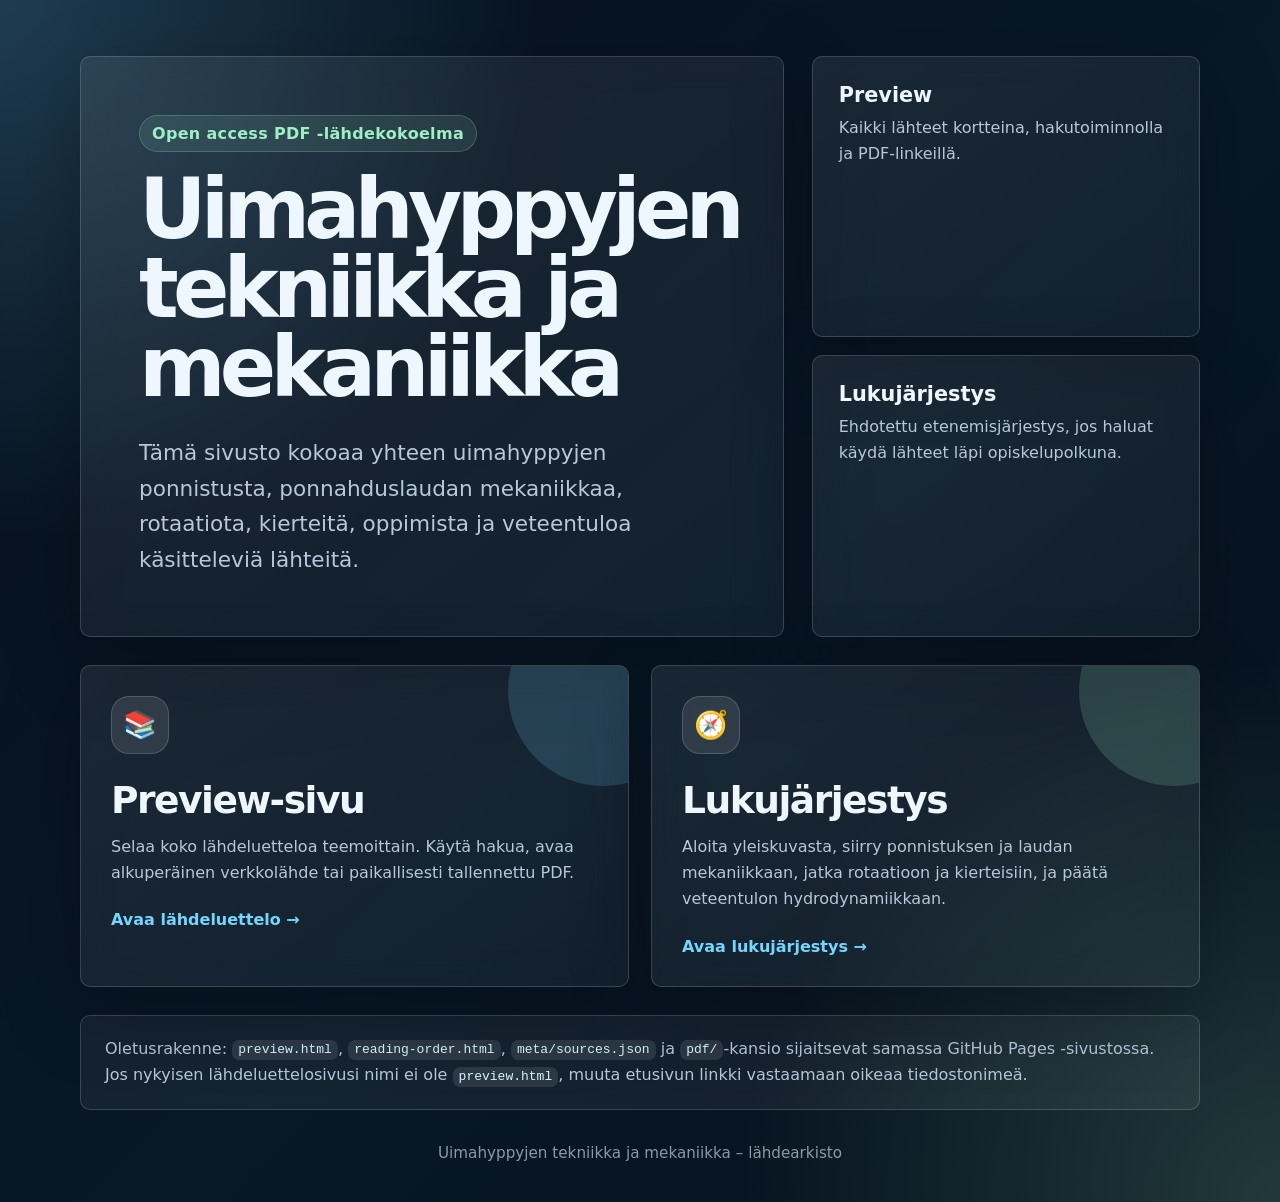
<file: docs/index.html>
<!doctype html>
<html lang="fi">
<head>
  <meta charset="utf-8" />
  <meta name="viewport" content="width=device-width, initial-scale=1" />
  <title>Uimahyppyjen tekniikka ja mekaniikka</title>
  <meta name="description" content="Open access PDF -lähteitä uimahyppyjen tekniikasta, biomekaniikasta ja mekaniikasta." />

  <link rel="icon" href="./favicon.ico" sizes="any">
  <link rel="icon" href="./favicon.svg" type="image/svg+xml"> 
  
  <link rel="stylesheet" type="text/css" href="./css/index.css" />
</head>
<body>
  <main class="page">
    <section class="hero" aria-label="Sivuston esittely">
      <div class="hero-main">
        <p class="eyebrow">Open access PDF -lähdekokoelma</p>
        <h1>Uimahyppyjen tekniikka ja mekaniikka</h1>
        <p class="lead">
          Tämä sivusto kokoaa yhteen uimahyppyjen ponnistusta, ponnahduslaudan mekaniikkaa,
          rotaatiota, kierteitä, oppimista ja veteentuloa käsitteleviä lähteitä.
        </p>
      </div>

      <aside class="hero-side" aria-label="Sivuston tiedot">
        <div class="side-card">
          <h2>Preview</h2>
          <p>Kaikki lähteet kortteina, hakutoiminnolla ja PDF-linkeillä.</p>
        </div>
        <div class="side-card">
          <h2>Lukujärjestys</h2>
          <p>Ehdotettu etenemisjärjestys, jos haluat käydä lähteet läpi opiskelupolkuna.</p>
        </div>
      </aside>
    </section>

    <section class="links" aria-label="Päälinkit">
      <a class="link-card" href="./preview.html">
        <span class="icon" aria-hidden="true">📚</span>
        <h2>Preview-sivu</h2>
        <p>
          Selaa koko lähdeluetteloa teemoittain. Käytä hakua, avaa alkuperäinen verkkolähde
          tai paikallisesti tallennettu PDF.
        </p>
        <span class="cta">Avaa lähdeluettelo →</span>
      </a>

      <a class="link-card" href="./reading-order.html">
        <span class="icon" aria-hidden="true">🧭</span>
        <h2>Lukujärjestys</h2>
        <p>
          Aloita yleiskuvasta, siirry ponnistuksen ja laudan mekaniikkaan, jatka rotaatioon
          ja kierteisiin, ja päätä veteentulon hydrodynamiikkaan.
        </p>
        <span class="cta">Avaa lukujärjestys →</span>
      </a>
    </section>

    <p class="note">
      Oletusrakenne: <code>preview.html</code>, <code>reading-order.html</code>,
      <code>meta/sources.json</code> ja <code>pdf/</code>-kansio sijaitsevat samassa GitHub Pages -sivustossa.
      Jos nykyisen lähdeluettelosivusi nimi ei ole <code>preview.html</code>, muuta etusivun linkki vastaamaan oikeaa tiedostonimeä.
    </p>

    <footer>
      Uimahyppyjen tekniikka ja mekaniikka – lähdearkisto
    </footer>
  </main>
</body>
</html>
</file>
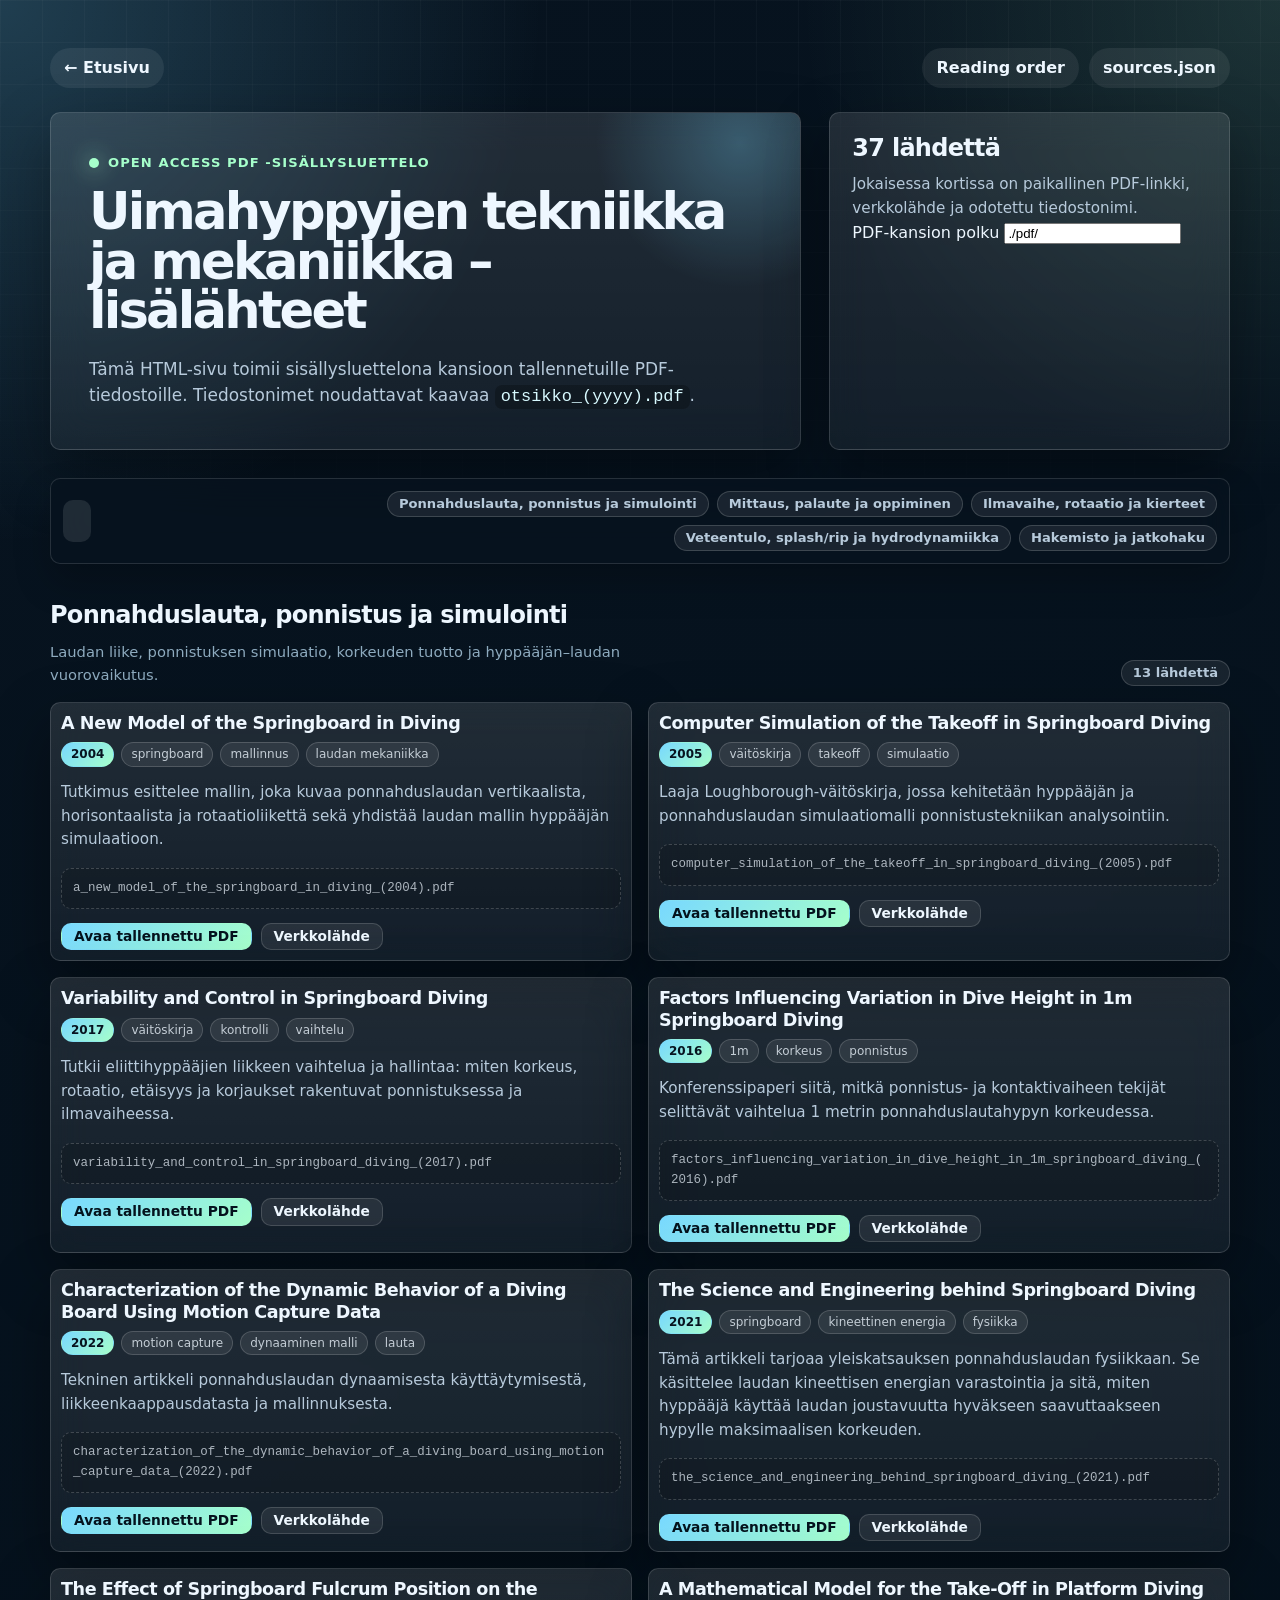
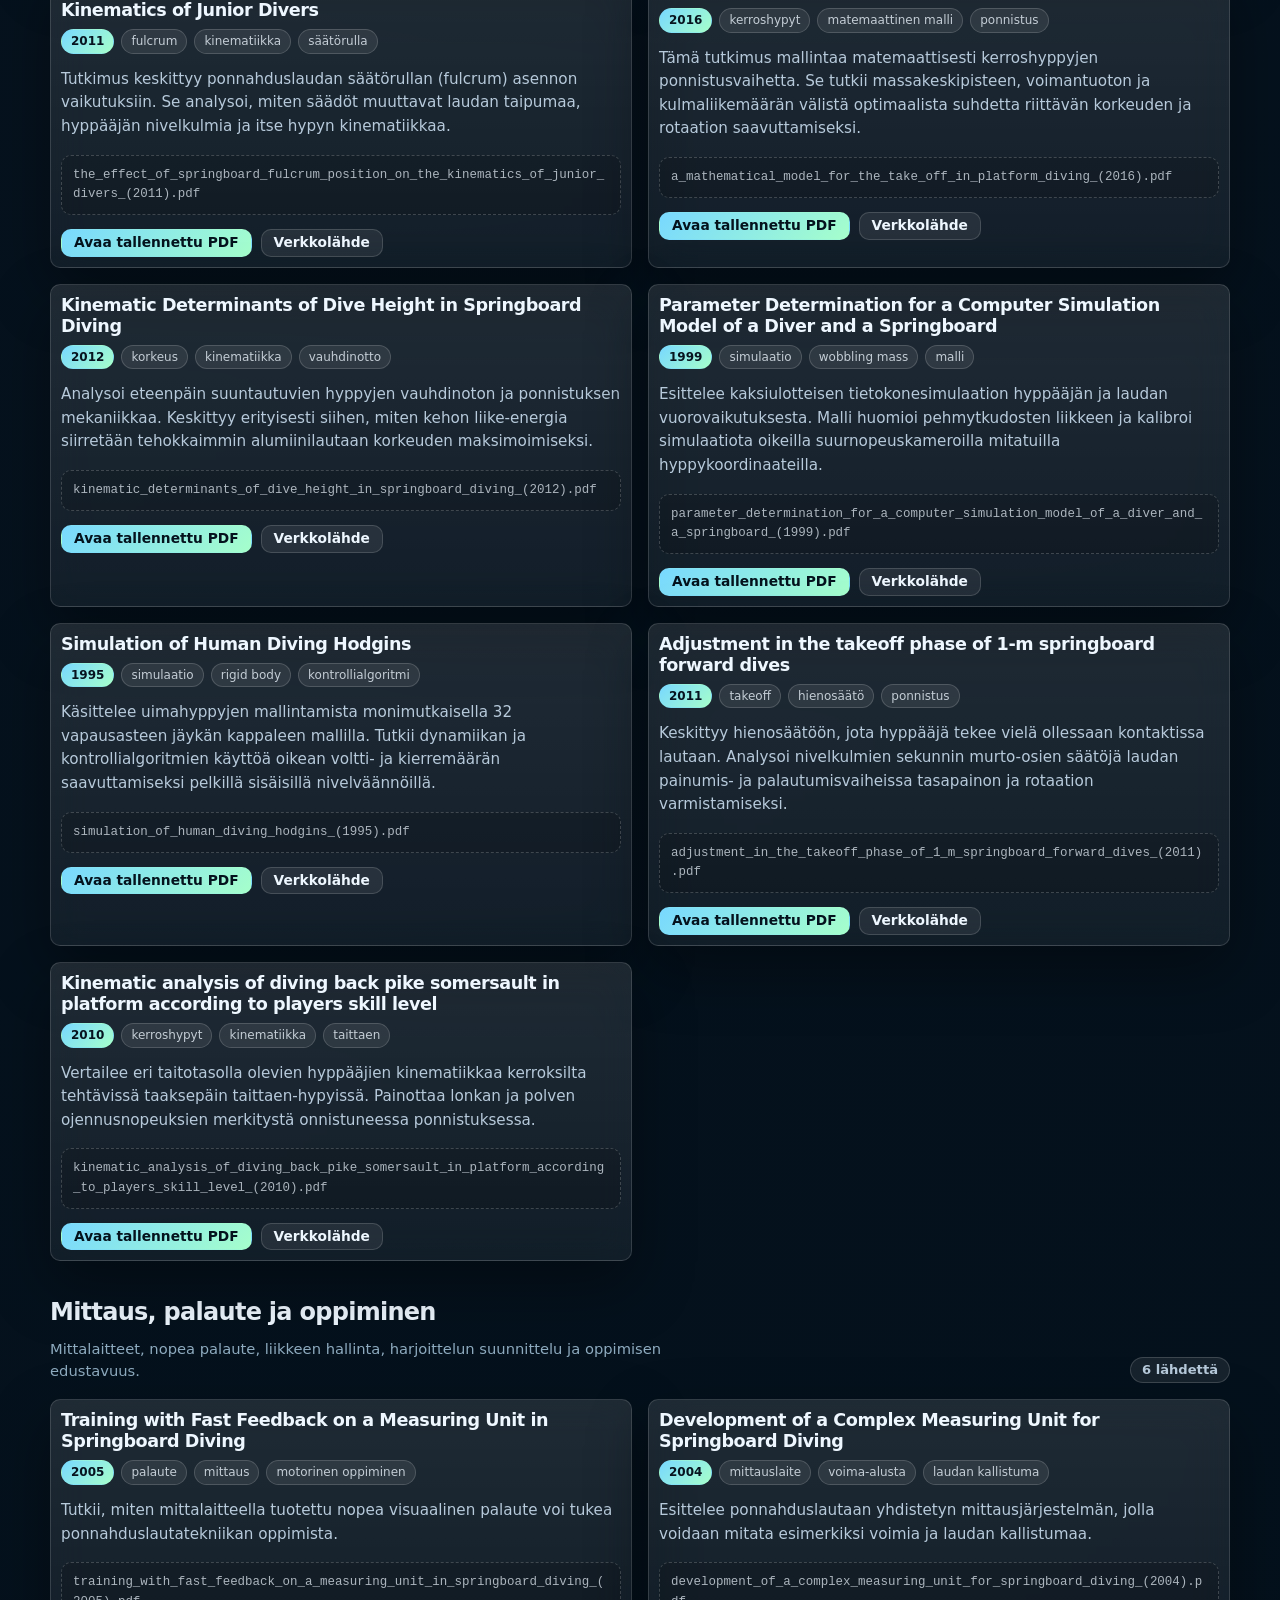
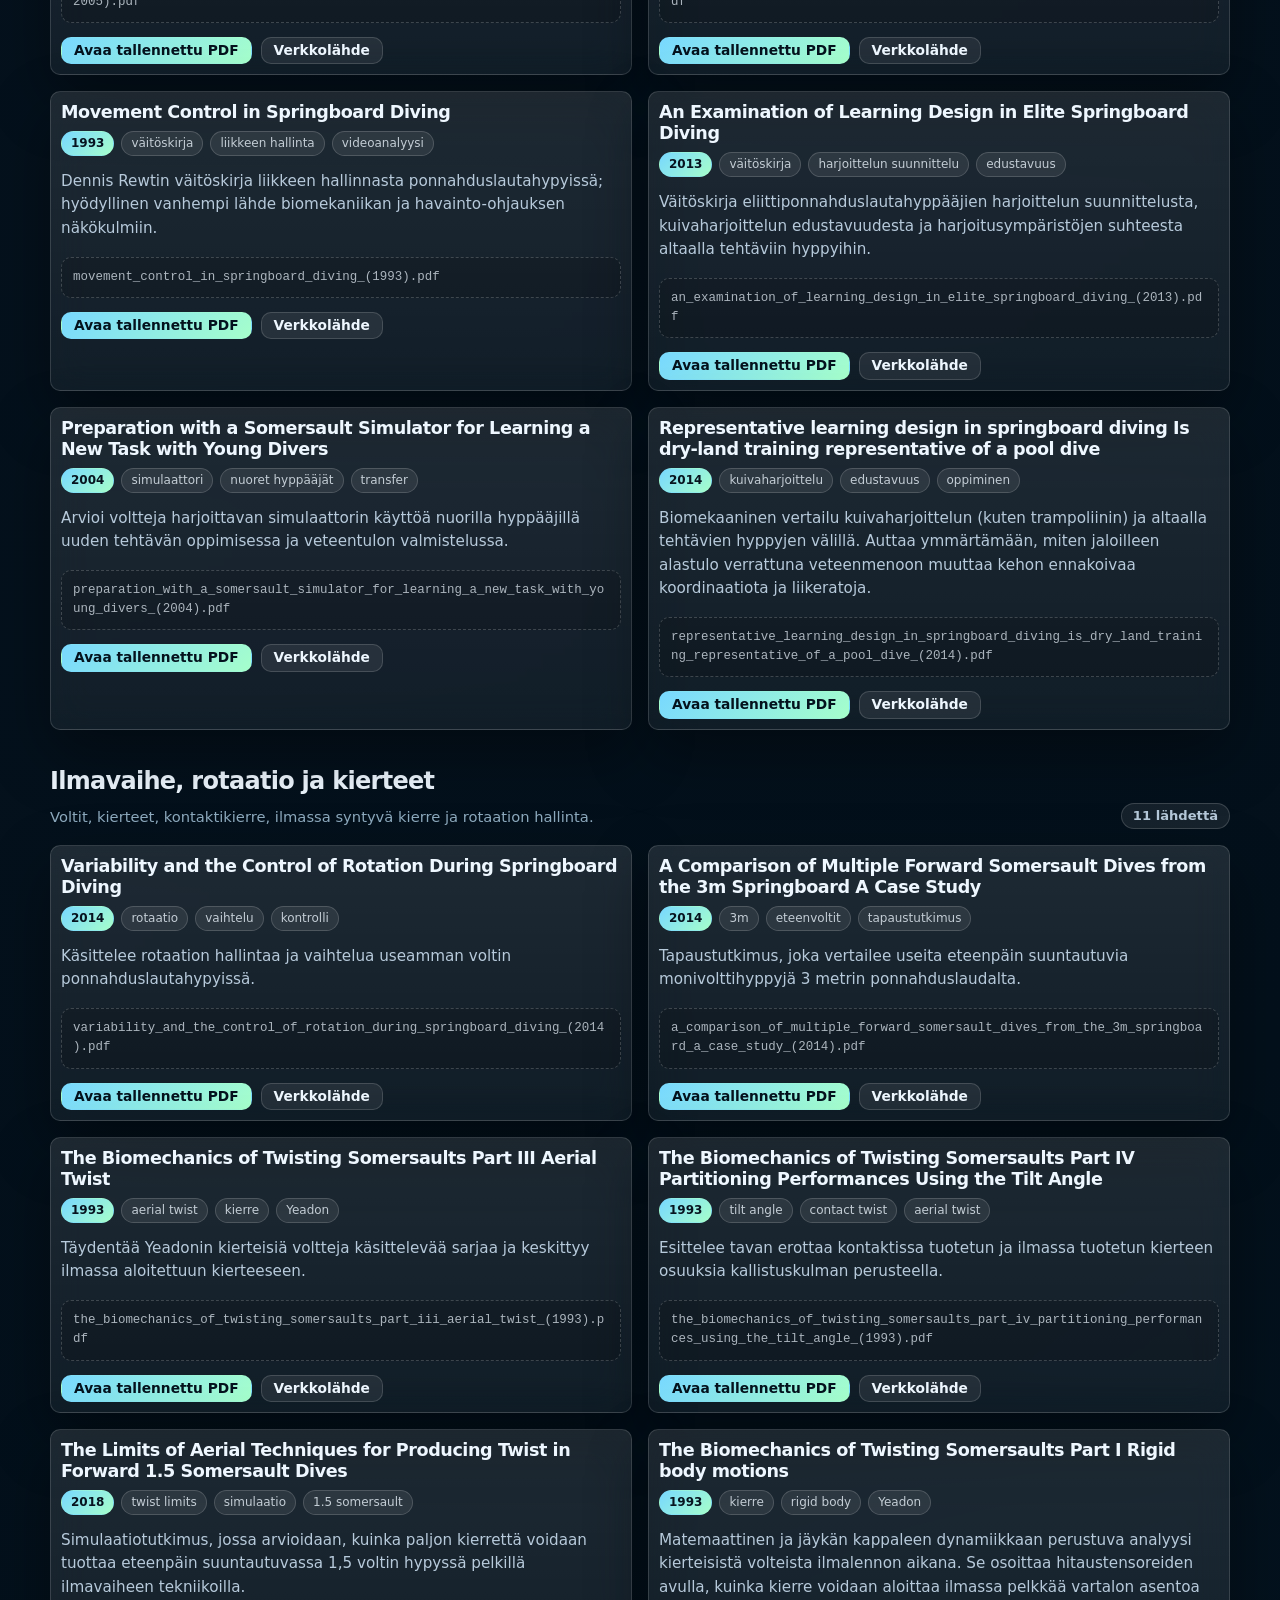
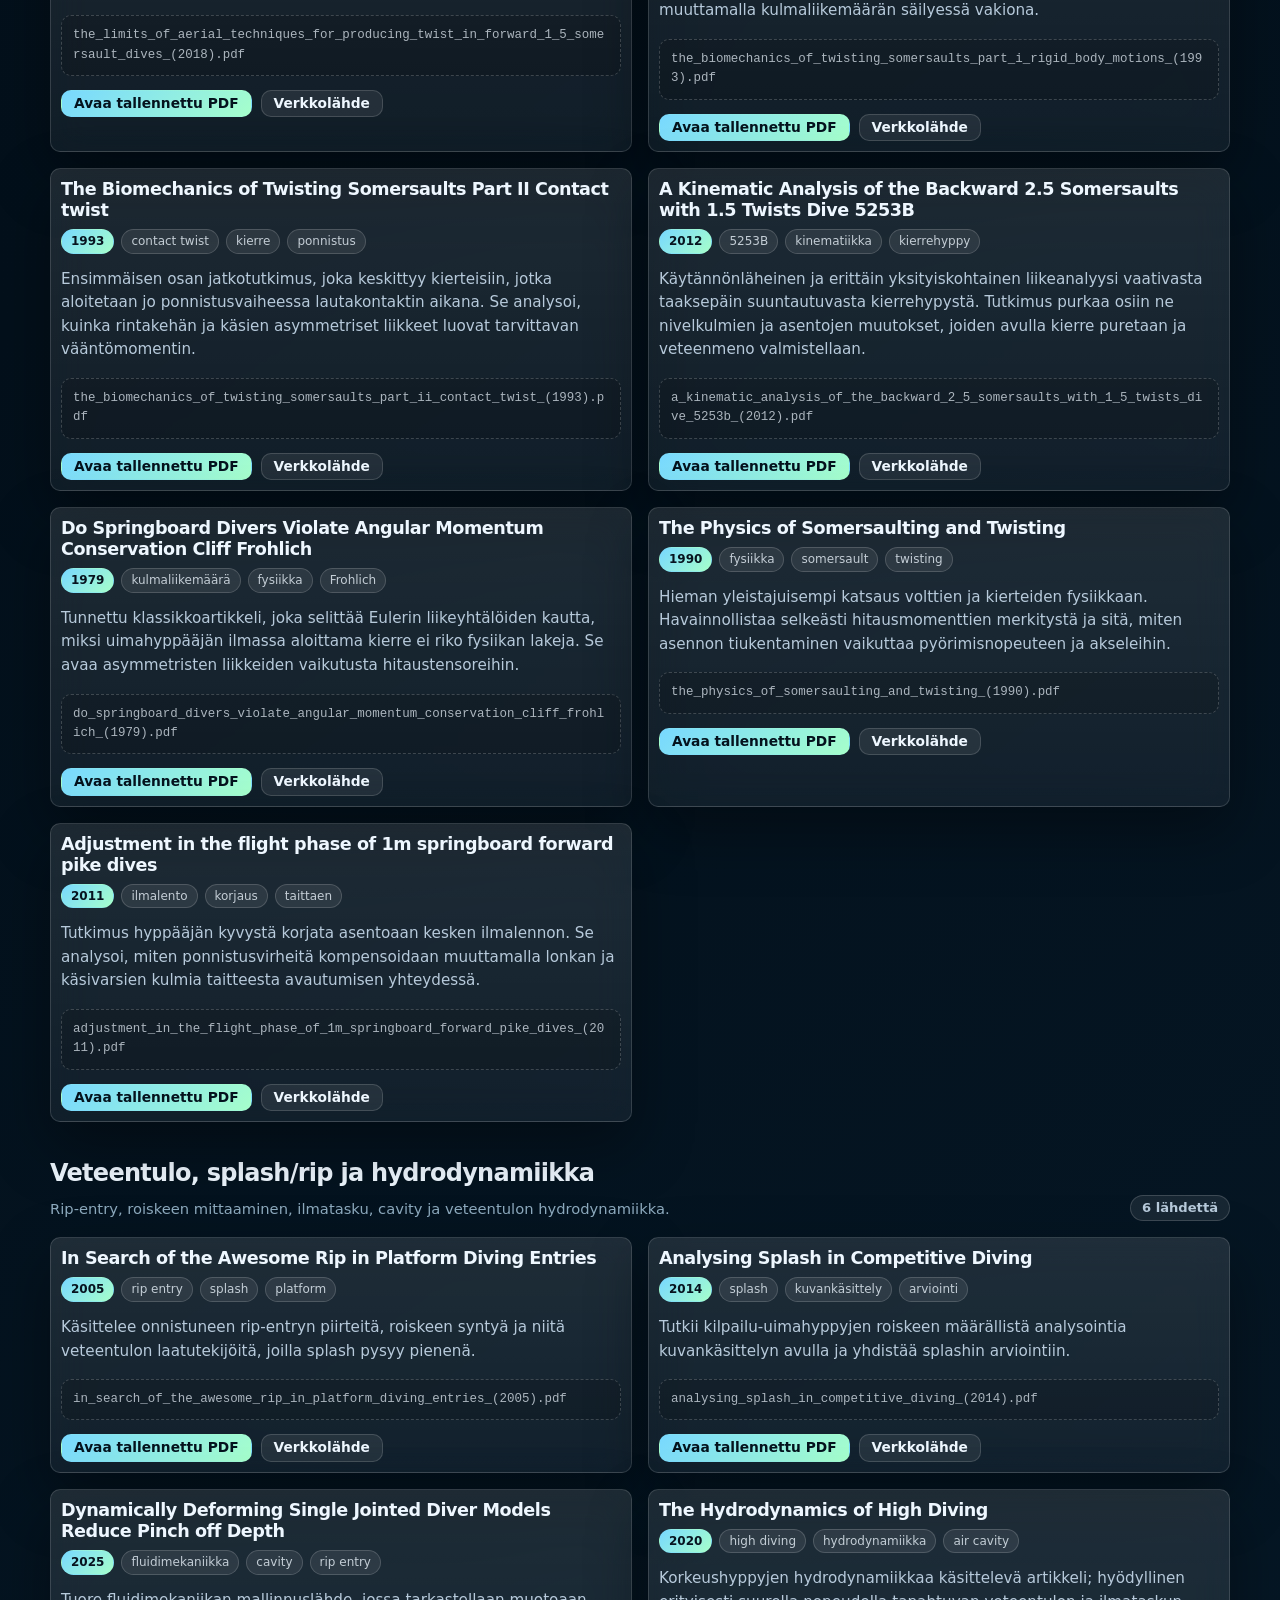
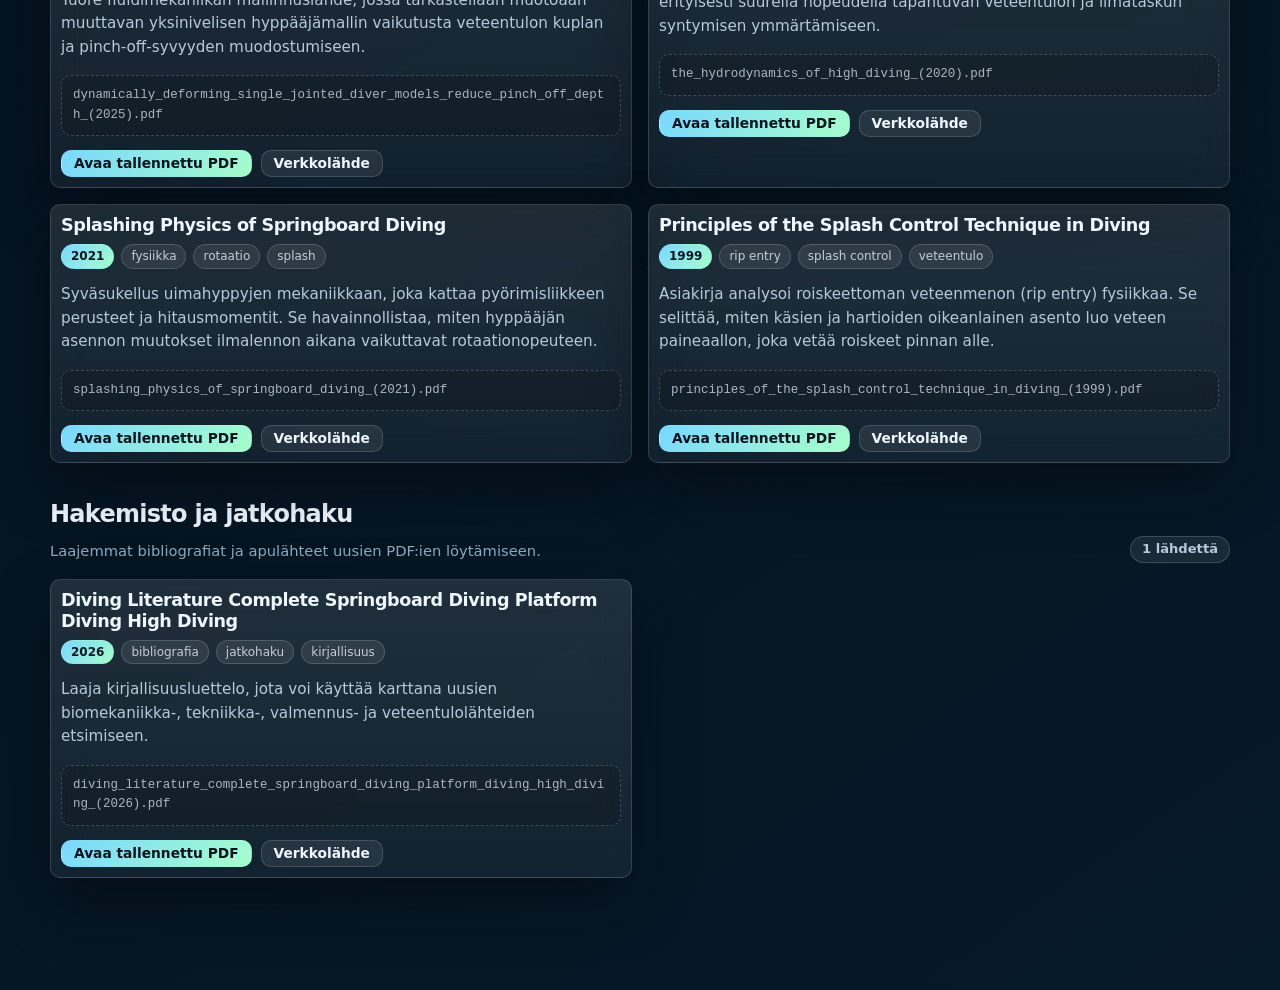
<file: docs/preview.html>
<!doctype html>
<html lang="fi">
<head>
  <meta charset="utf-8" />
  <meta name="viewport" content="width=device-width, initial-scale=1" />
  <title>Uimahyppyjen tekniikka ja mekaniikka – lisälähteet</title>
  
  <link rel="icon" href="./favicon.ico" sizes="any">
  <link rel="icon" href="./favicon.svg" type="image/svg+xml">
  
  <link rel="stylesheet" type="text/css" href="./css/preview.css">
</head>
<body>
  <main class="page">
    <nav class="topbar" aria-label="Päänavigaatio">
      <a class="pill" href="./index.html">← Etusivu</a>
      <div class="nav-links">
        <a class="small-link" href="./reading-order.html">Reading order</a>
        <a class="small-link" href="./meta/sources.json">sources.json</a>
      </div>
    </nav>
    <section class="hero" aria-label="Sivun otsikko ja asetukset">
      <div class="hero-main">
        <p class="eyebrow">Open access PDF -sisällysluettelo</p>
        <h1>Uimahyppyjen tekniikka ja mekaniikka – lisälähteet</h1>
        <p class="lead">
          Tämä HTML-sivu toimii sisällysluettelona kansioon tallennetuille PDF-tiedostoille.
          Tiedostonimet noudattavat kaavaa <code>otsikko_(yyyy).pdf</code>.
        </p>
      </div>

      <div class="hero-side">
        <div class="panel">
          <h2 id="sourceCount">22 lähdettä</h2>
          <p>Jokaisessa kortissa on paikallinen PDF-linkki, verkkolähde ja odotettu tiedostonimi.</p>
      
          <label for="folderRoot">PDF-kansion polku</label>
          <input
            id="folderRoot"
            class="folder-input"
            type="text"
            value="./pdf/"
            aria-label="PDF-kansion polku"
          />
        </div>
      </div>
    </section>

    <nav class="toolbar" aria-label="Hakutyökalut ja pikalinkit">
      <div class="toolbar-inner">
        <input id="search" class="search" type="search" placeholder="Hae otsikosta, vuodesta, aiheesta tai kuvauksesta…" />
        <div id="jumpLinks" class="jump-links"></div>
      </div>
    </nav>

    <div id="content"></div>
    <div id="emptyState" class="empty-state">Hakusanalla ei löytynyt lähteitä.</div>

    <footer>
    </footer>
  </main>

  <script src="./js/preview.js"></script>
</body>
</html>
</file>
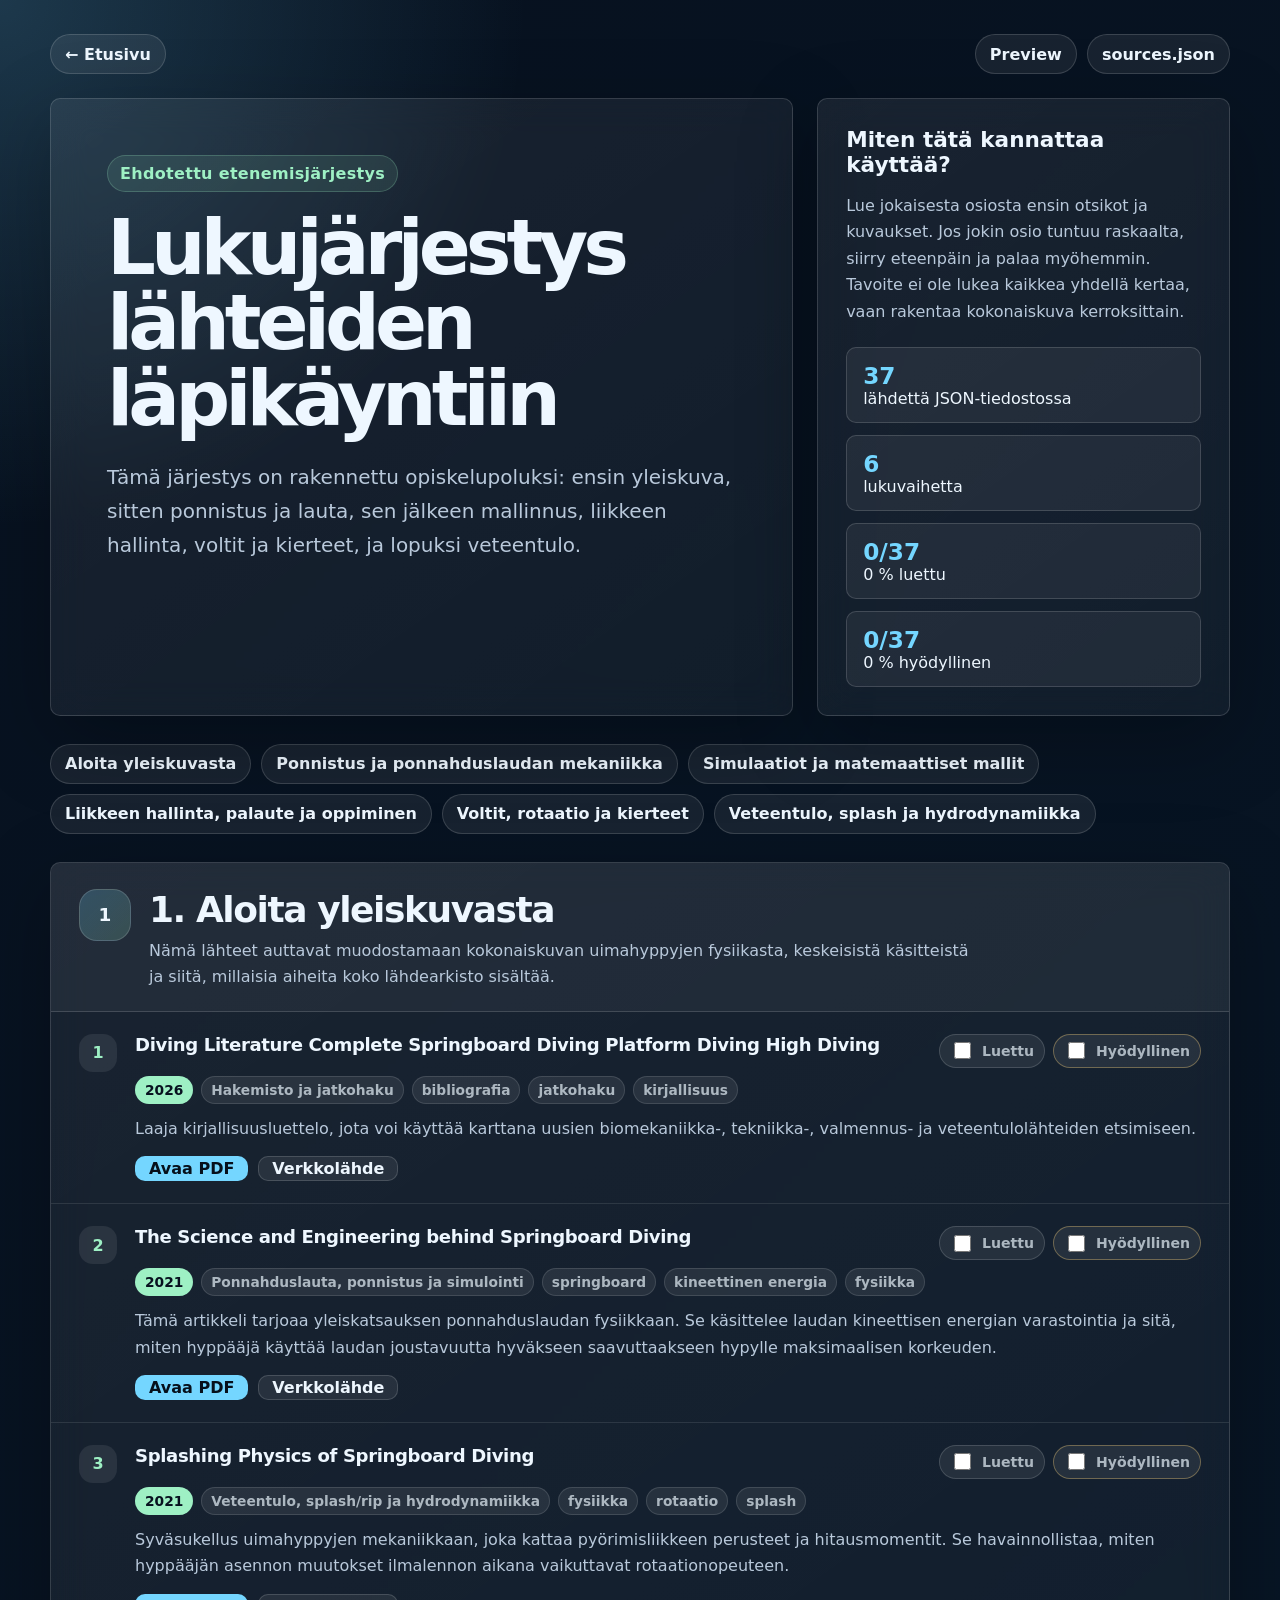
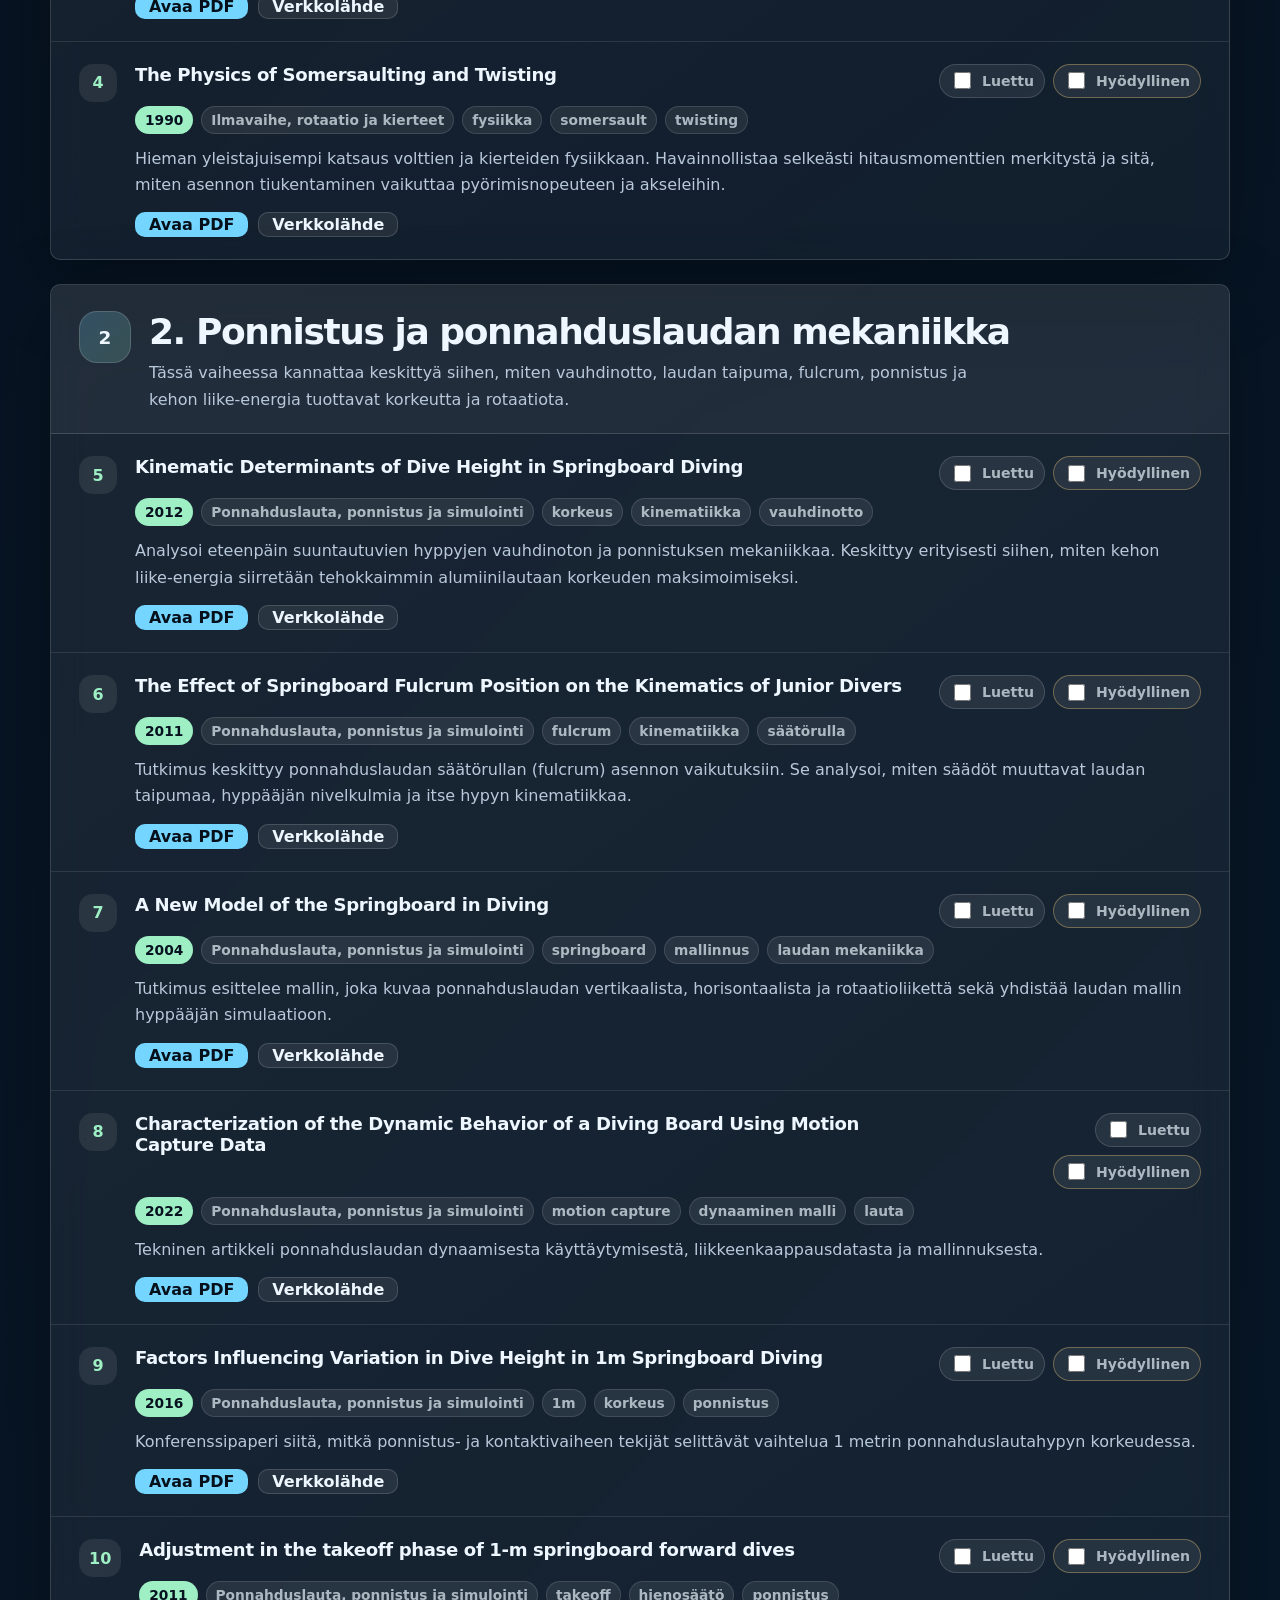
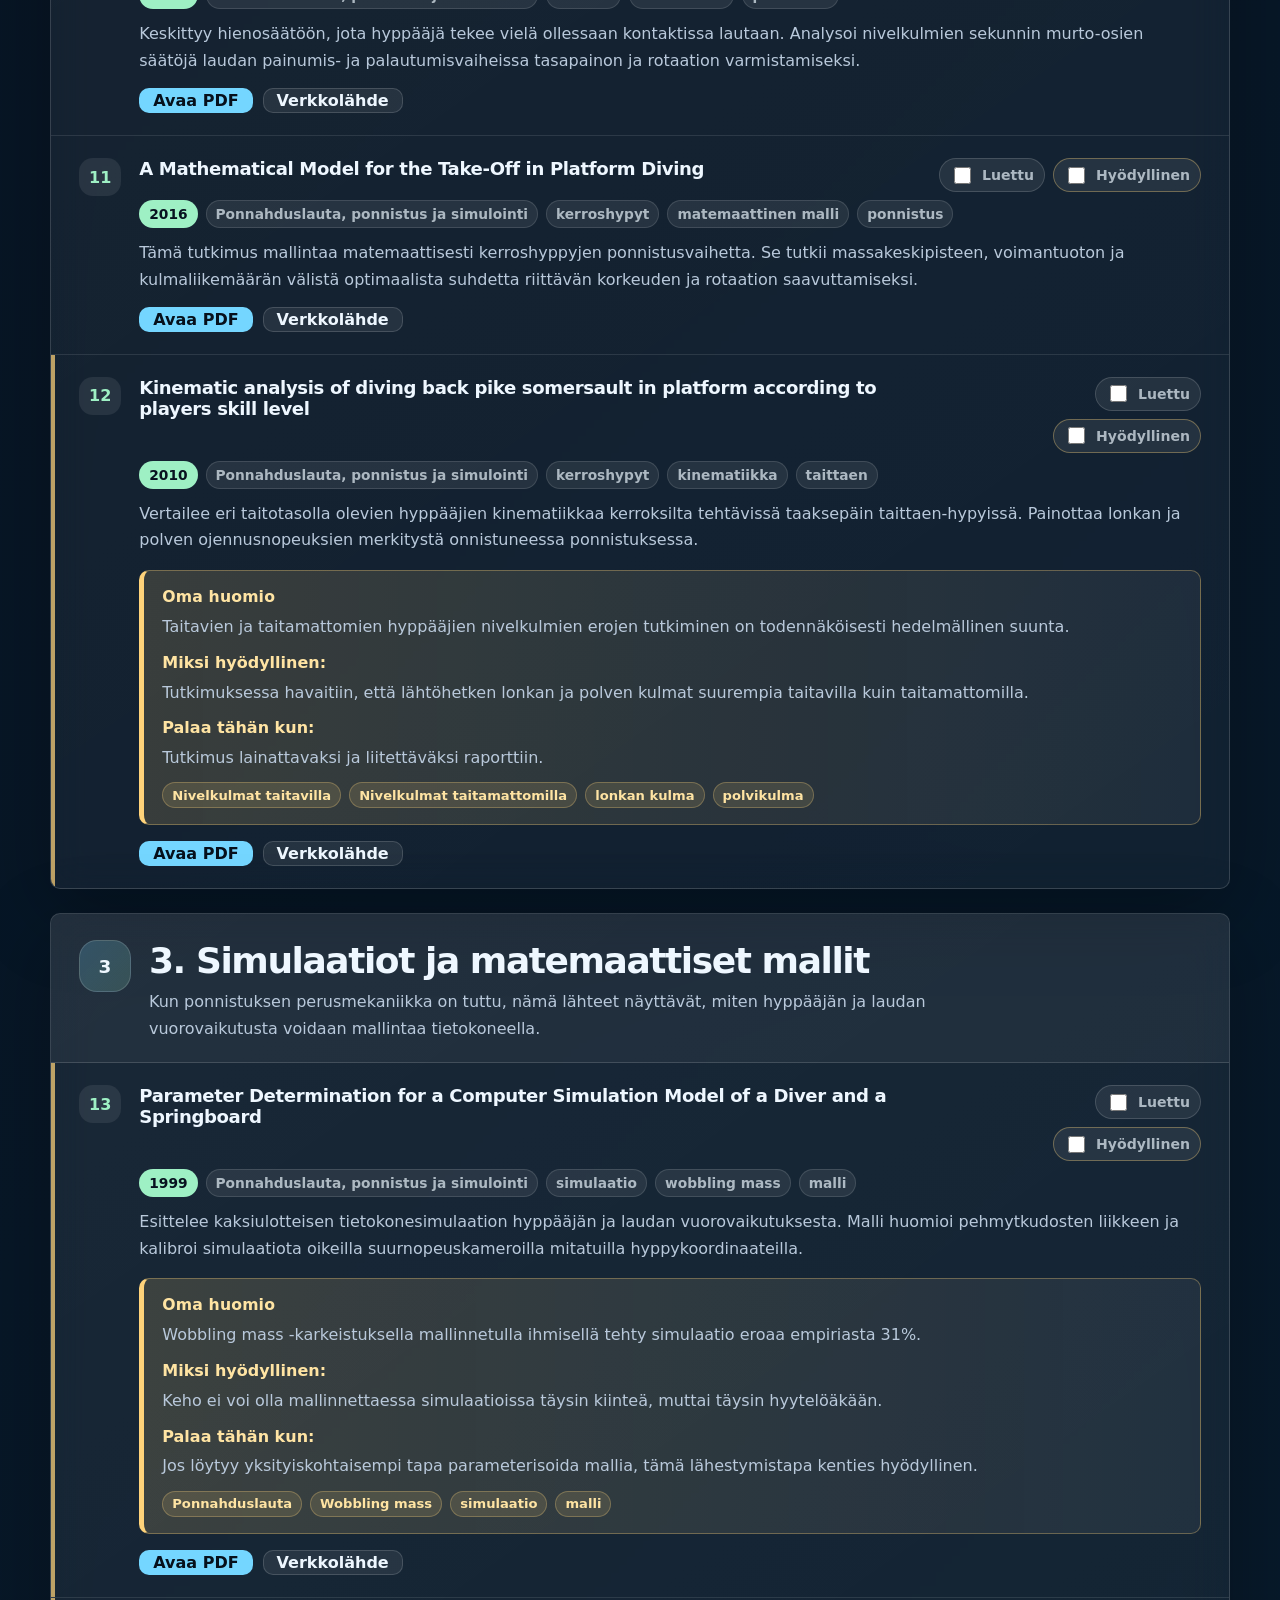
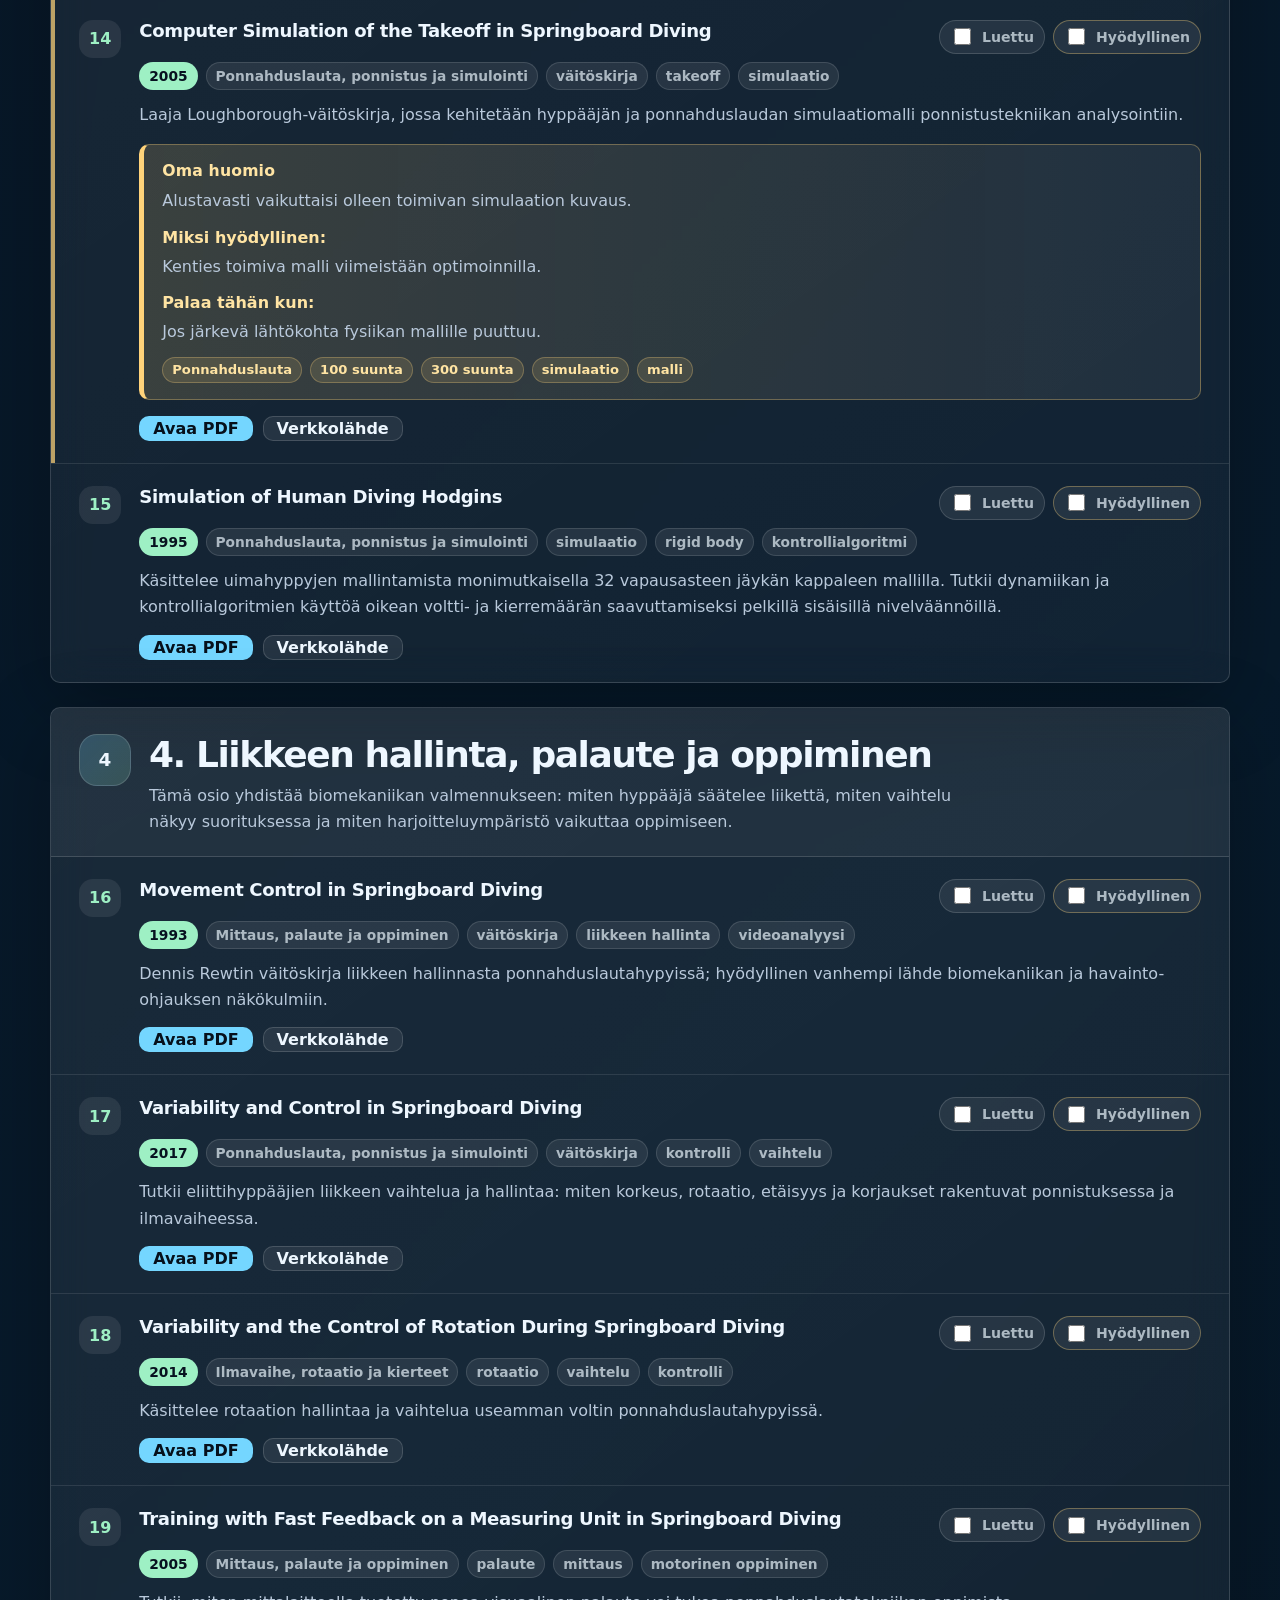
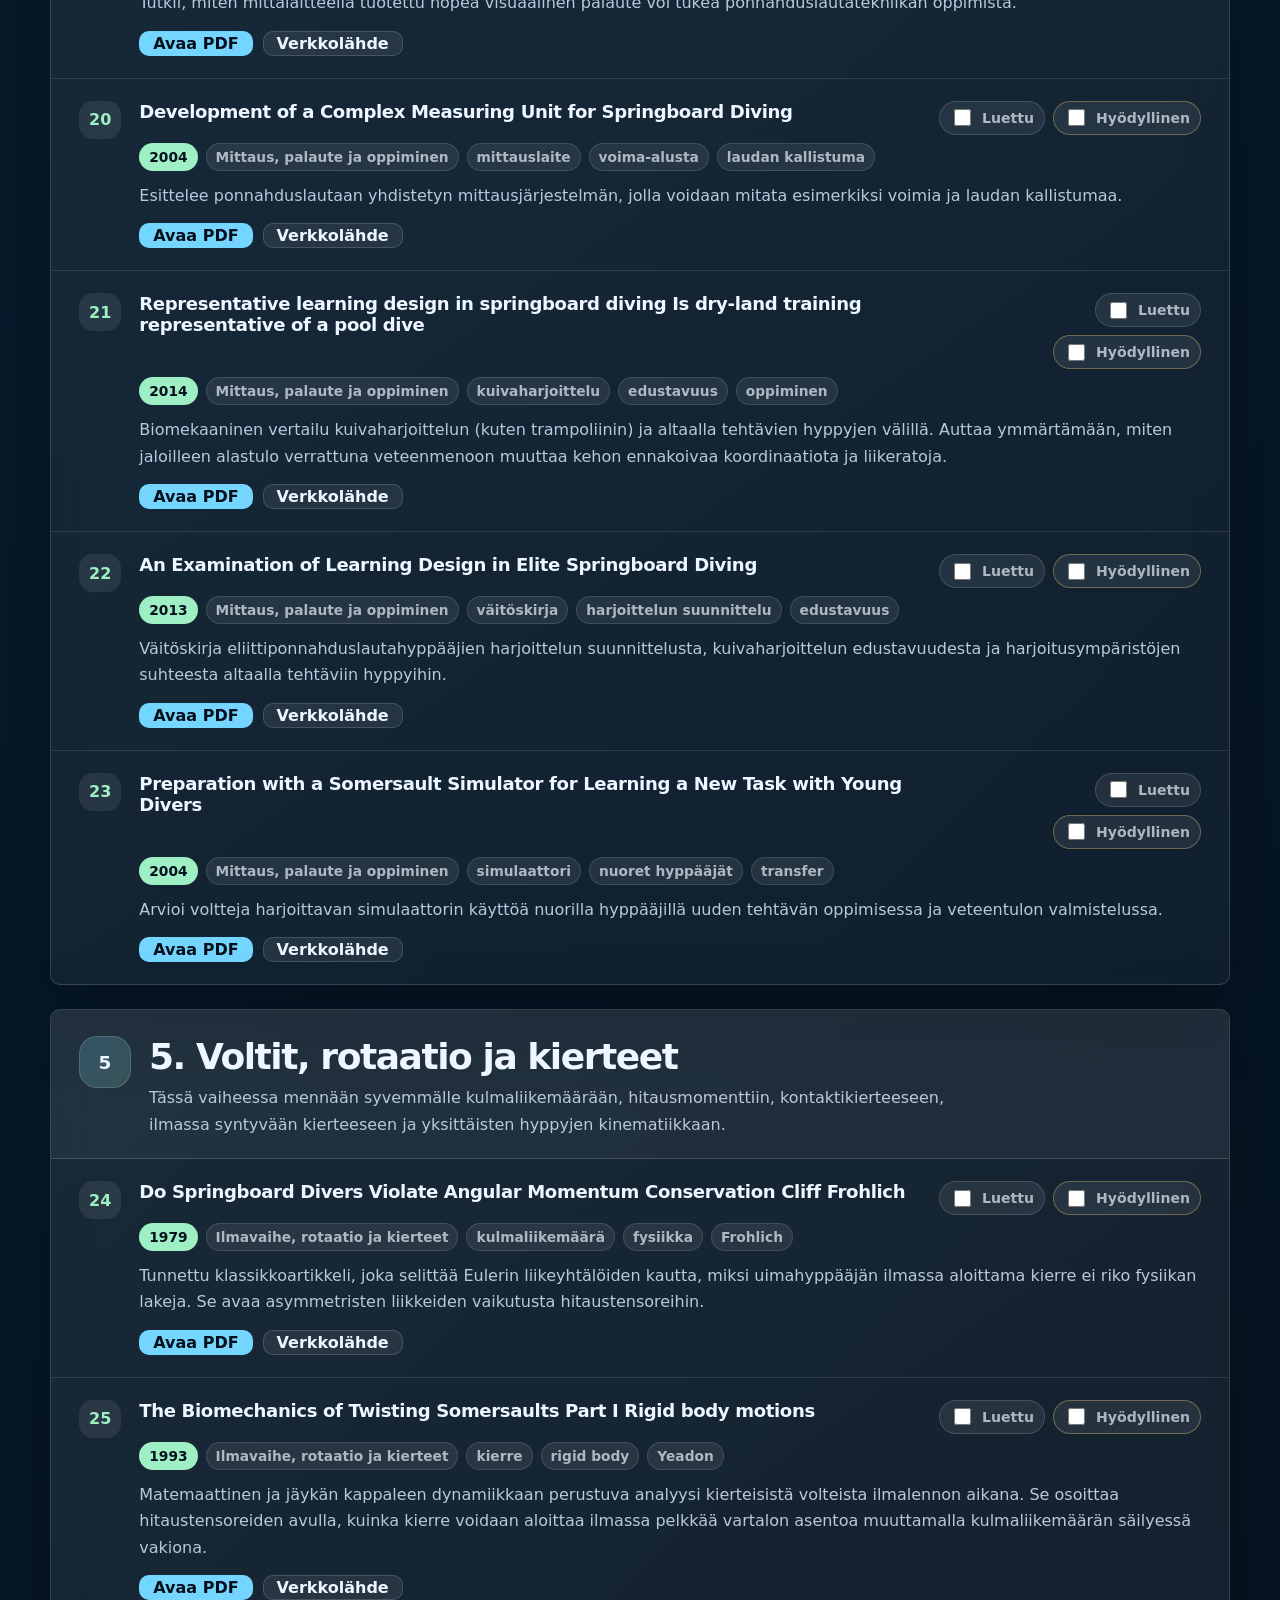
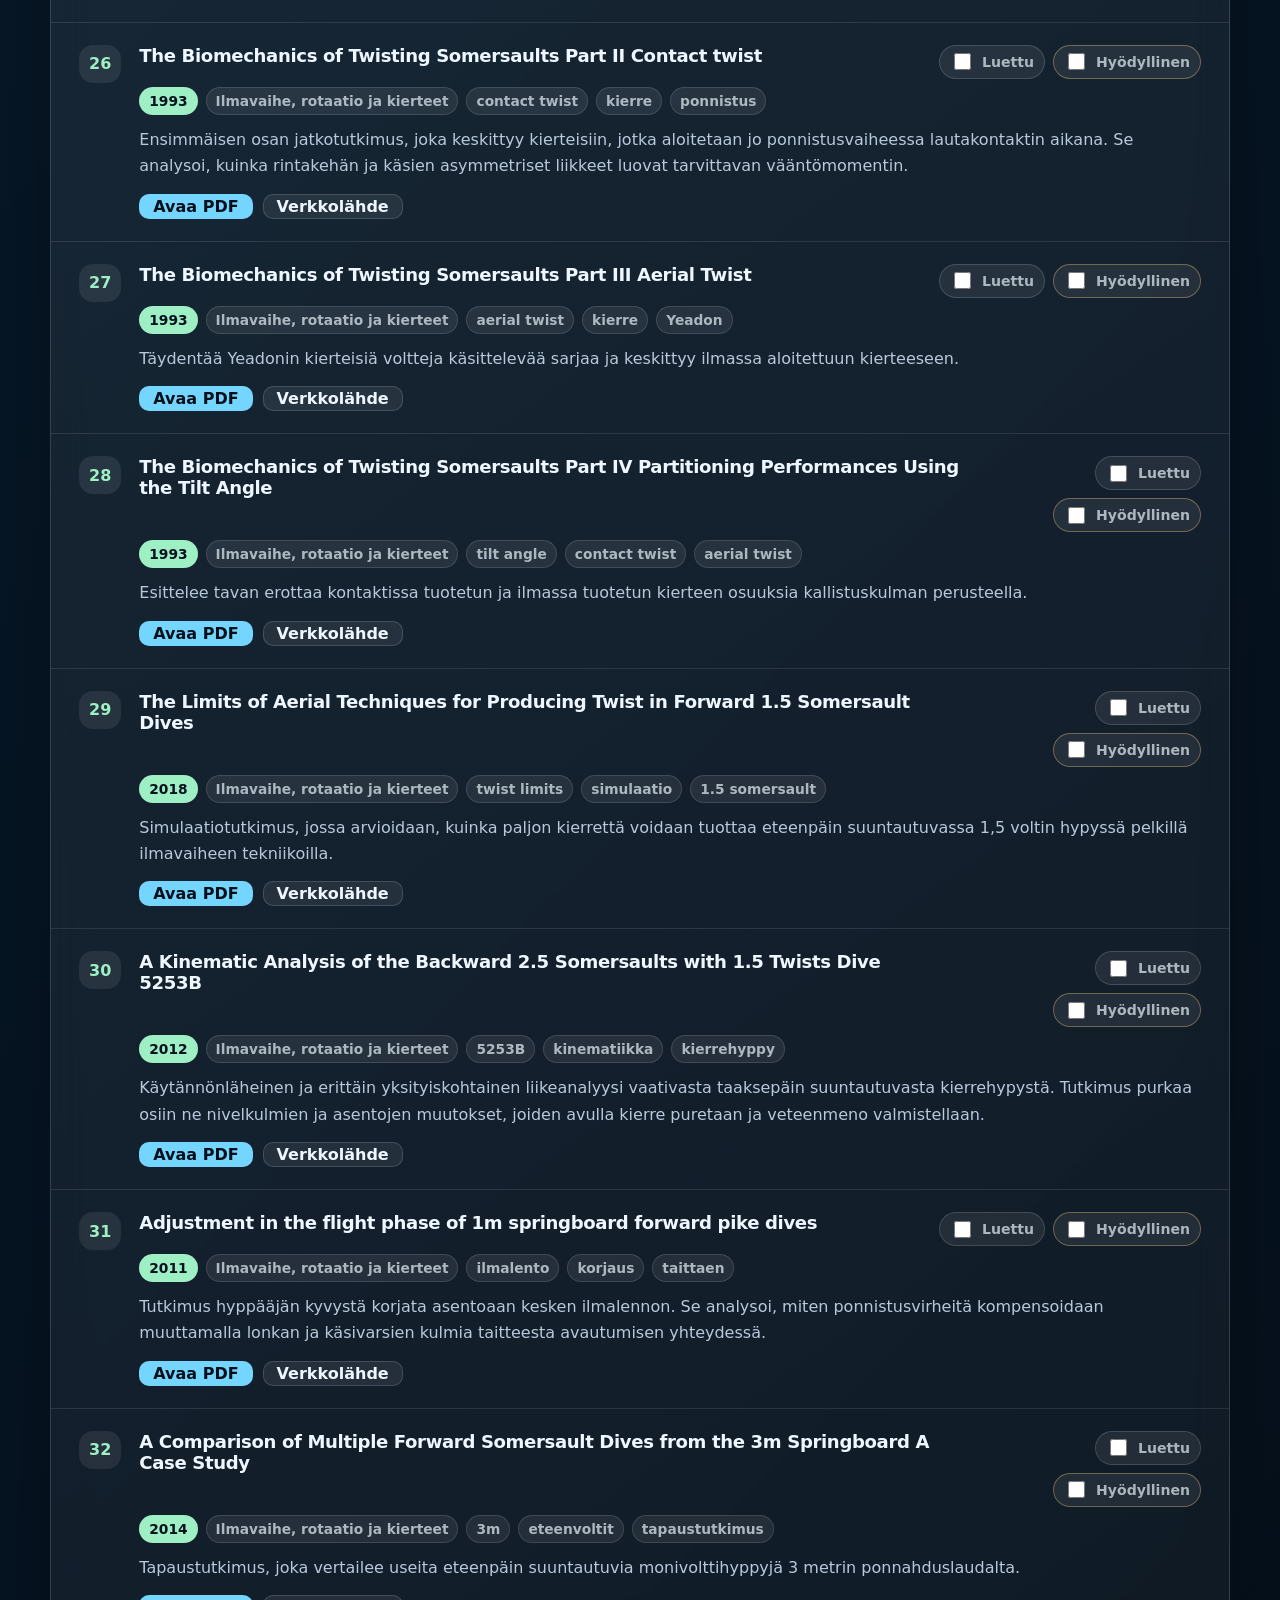
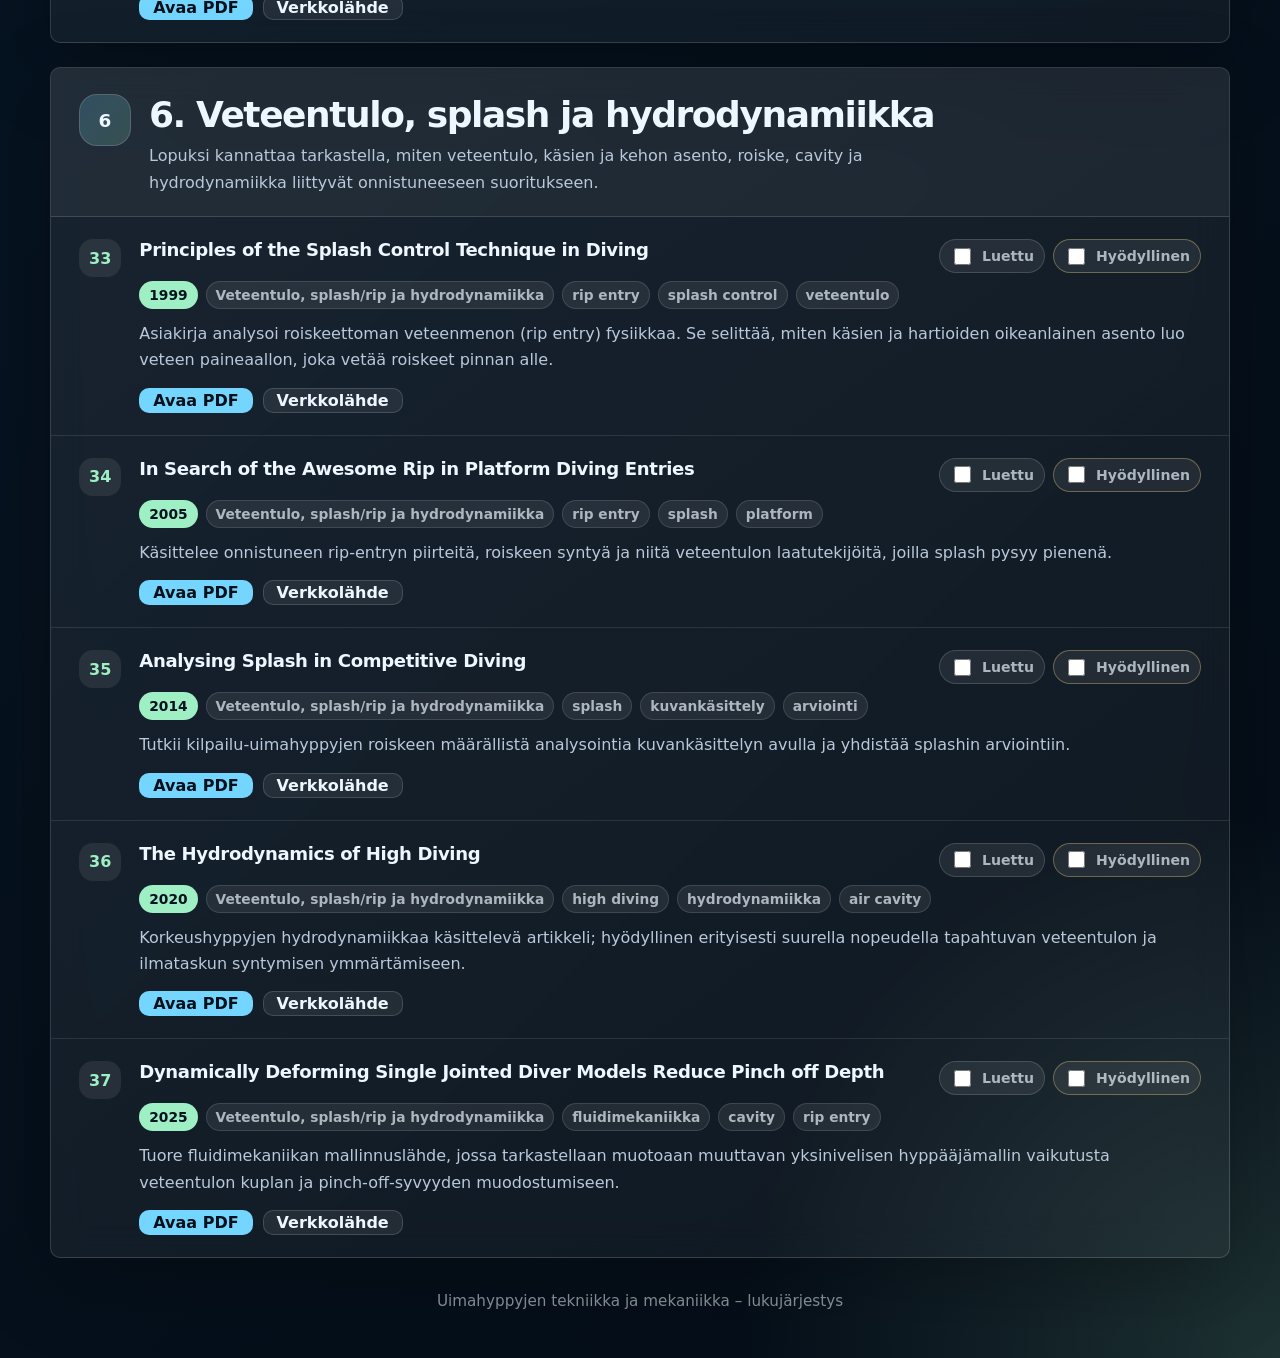
<file: docs/reading-order.html>
<!doctype html>
<html lang="fi">
<head>
  <meta charset="utf-8" />
  <meta name="viewport" content="width=device-width, initial-scale=1" />
  <title>Lukujärjestys – Uimahyppyjen tekniikka ja mekaniikka</title>
  <meta name="description" content="Ehdotettu lukujärjestys uimahyppyjen tekniikkaa, mekaniikkaa ja biomekaniikkaa käsitteleville PDF-lähteille." />

  <link rel="icon" href="./favicon.ico" sizes="any">
  <link rel="icon" href="./favicon.svg" type="image/svg+xml">
  
  <link rel="stylesheet" type="text/css" href="./css/reading-order.css" />
</head>
<body>
  <main class="page">
    <nav class="topbar" aria-label="Päänavigaatio">
      <a class="pill" href="./index.html">← Etusivu</a>
      <div class="nav-links">
        <a class="small-link" href="./preview.html">Preview</a>
        <a class="small-link" href="./meta/sources.json">sources.json</a>
      </div>
    </nav>

    <section class="hero" aria-label="Sivun esittely">
      <div class="hero-main">
        <p class="eyebrow">Ehdotettu etenemisjärjestys</p>
        <h1>Lukujärjestys lähteiden läpikäyntiin</h1>
        <p class="lead">
          Tämä järjestys on rakennettu opiskelupoluksi: ensin yleiskuva, sitten ponnistus ja lauta,
          sen jälkeen mallinnus, liikkeen hallinta, voltit ja kierteet, ja lopuksi veteentulo.
        </p>
      </div>

      <aside class="hero-side">
        <h2>Miten tätä kannattaa käyttää?</h2>
        <p>
          Lue jokaisesta osiosta ensin otsikot ja kuvaukset. Jos jokin osio tuntuu raskaalta,
          siirry eteenpäin ja palaa myöhemmin. Tavoite ei ole lukea kaikkea yhdellä kertaa,
          vaan rakentaa kokonaiskuva kerroksittain.
        </p>
        <div class="stats">
          <div class="stat">
            <strong id="sourceCount">–</strong>
            <span>lähdettä JSON-tiedostossa</span>
          </div>
          <div class="stat">
            <strong id="stageCount">–</strong>
            <span>lukuvaihetta</span>
          </div>
          <div class="stat">
            <strong id="readCount">0/0</strong>
            <span id="readProgress">0 % luettu</span>
          </div>
          <div class="stat">
            <strong id="interestingCount">0/0</strong>
            <span id="interestingProgress">0 % hyödyllinen</span>
          </div>
        </div>
      </aside>
    </section>

    <div id="notice" class="notice"></div>
    <nav id="toc" class="toc" aria-label="Lukujärjestyksen osiot"></nav>
    <div id="content"></div>

    <footer>
      Uimahyppyjen tekniikka ja mekaniikka – lukujärjestys
    </footer>
  </main>

  <script src="./js/reading-order.js"></script>
</body>
</html>
</file>
<file: docs/css/index.css>
:root {
      --bg: #07111f;
      --bg-soft: #0f2238;
      --card: rgba(255, 255, 255, 0.08);
      --card-strong: rgba(255, 255, 255, 0.12);
      --text: #eef7ff;
      --muted: #b8c7d9;
      --accent: #74d6ff;
      --accent-2: #9ef0c4;
      --border: rgba(255, 255, 255, 0.16);
      --shadow: 0 24px 80px rgba(0, 0, 0, 0.28);
      --radius: 10px;
    }

    * {
      box-sizing: border-box;
    }

    body {
      margin: 0;
      min-height: 100vh;
      font-family: Inter, ui-sans-serif, system-ui, -apple-system, BlinkMacSystemFont, "Segoe UI", sans-serif;
      color: var(--text);
      background:
        radial-gradient(circle at top left, rgba(116, 214, 255, 0.22), transparent 34rem),
        radial-gradient(circle at bottom right, rgba(158, 240, 196, 0.18), transparent 34rem),
        linear-gradient(135deg, var(--bg), #081827 55%, #06101b);
    }

    a {
      color: inherit;
    }

    .page {
      width: min(1120px, calc(100% - 32px));
      margin: 0 auto;
      padding: 56px 0 40px;
    }

    .hero {
      display: grid;
      grid-template-columns: minmax(0, 1.45fr) minmax(280px, 0.8fr);
      gap: 28px;
      align-items: stretch;
    }

    .hero-main,
    .side-card,
    .link-card {
      border: 1px solid var(--border);
      background: linear-gradient(145deg, var(--card), rgba(255, 255, 255, 0.045));
      box-shadow: var(--shadow);
      backdrop-filter: blur(18px);
    }

    .hero-main {
      border-radius: var(--radius);
      padding: clamp(28px, 5vw, 58px);
    }

    .eyebrow {
      display: inline-flex;
      align-items: center;
      gap: 10px;
      margin: 0 0 18px;
      padding: 8px 12px;
      color: var(--accent-2);
      background: rgba(158, 240, 196, 0.1);
      border: 1px solid rgba(158, 240, 196, 0.22);
      border-radius: 999px;
      font-weight: 700;
      letter-spacing: 0.02em;
    }

    h1 {
      margin: 0;
      font-size: clamp(2.45rem, 7vw, 5.2rem);
      line-height: 0.95;
      letter-spacing: -0.07em;
    }

    .lead {
      max-width: 760px;
      margin: 28px 0 0;
      color: var(--muted);
      font-size: clamp(1.05rem, 2vw, 1.35rem);
      line-height: 1.65;
    }

    .hero-side {
      display: grid;
      gap: 18px;
    }

    .side-card {
      border-radius: 10px;
      padding: 26px;
    }

    .side-card h2 {
      margin: 0 0 8px;
      font-size: 1.3rem;
    }

    .side-card p {
      margin: 0;
      color: var(--muted);
      line-height: 1.6;
    }

    .links {
      display: grid;
      grid-template-columns: repeat(2, minmax(0, 1fr));
      gap: 22px;
      margin-top: 28px;
    }

    .link-card {
      position: relative;
      overflow: hidden;
      min-height: 260px;
      border-radius: var(--radius);
      padding: 30px;
      text-decoration: none;
      transition: transform 180ms ease, border-color 180ms ease, background 180ms ease;
    }

    .link-card:hover,
    .link-card:focus-visible {
      transform: translateY(-4px);
      border-color: rgba(116, 214, 255, 0.55);
      background: linear-gradient(145deg, var(--card-strong), rgba(255, 255, 255, 0.07));
      outline: none;
    }

    .link-card::after {
      content: "";
      position: absolute;
      right: -70px;
      top: -70px;
      width: 190px;
      height: 190px;
      border-radius: 999px;
      background: rgba(116, 214, 255, 0.16);
    }

    .link-card:nth-child(2)::after {
      background: rgba(158, 240, 196, 0.16);
    }

    .icon {
      display: grid;
      place-items: center;
      width: 58px;
      height: 58px;
      margin-bottom: 24px;
      border-radius: 18px;
      background: rgba(255, 255, 255, 0.1);
      border: 1px solid var(--border);
      font-size: 1.7rem;
    }

    .link-card h2 {
      margin: 0 0 12px;
      font-size: clamp(1.6rem, 3vw, 2.35rem);
      letter-spacing: -0.04em;
    }

    .link-card p {
      margin: 0 0 24px;
      max-width: 520px;
      color: var(--muted);
      line-height: 1.65;
    }

    .cta {
      display: inline-flex;
      align-items: center;
      gap: 10px;
      margin-top: auto;
      color: var(--accent);
      font-weight: 800;
    }

    .note {
      margin: 28px 0 0;
      padding: 20px 24px;
      border: 1px solid var(--border);
      border-radius: 10px;
      background: rgba(255, 255, 255, 0.055);
      color: var(--muted);
      line-height: 1.65;
    }

    code {
      color: #d7f9ff;
      background: rgba(255, 255, 255, 0.1);
      padding: 0.15rem 0.38rem;
      border-radius: 0.45rem;
    }

    footer {
      margin-top: 34px;
      color: rgba(238, 247, 255, 0.58);
      font-size: 0.95rem;
      text-align: center;
    }

    @media (max-width: 860px) {
      .hero,
      .links {
        grid-template-columns: 1fr;
      }

      .page {
        padding-top: 28px;
      }
    }
</file>
<file: docs/css/preview.css>
:root {
      --bg: #07131f;
      --bg-soft: #0d2033;
      --card: rgba(255, 255, 255, 0.075);
      --card-strong: rgba(255, 255, 255, 0.12);
      --text: #eef7ff;
      --muted: #b7cadb;
      --muted-2: #8eabbf;
      --accent: #78d8ff;
      --accent-2: #a6ffcb;
      --warning: #ffd37a;
      --shadow: 0 24px 60px rgba(0, 0, 0, 0.35);
      --radius: 10px;
      --max-width: 1180px;
    }

    * {
      box-sizing: border-box;
    }

    html {
      scroll-behavior: smooth;
    }

    body {
      margin: 0;
      min-height: 100vh;
      color: var(--text);
      background:
        radial-gradient(circle at top left, rgba(120, 216, 255, 0.22), transparent 34rem),
        radial-gradient(circle at top right, rgba(166, 255, 203, 0.14), transparent 30rem),
        linear-gradient(145deg, var(--bg), #03101b 62%, #061928);
      font-family: Inter, ui-sans-serif, system-ui, -apple-system, BlinkMacSystemFont, "Segoe UI", sans-serif;
      line-height: 1.55;
    }

    body::before {
      content: "";
      position: fixed;
      inset: 0;
      pointer-events: none;
      background-image:
        linear-gradient(rgba(255,255,255,0.035) 1px, transparent 1px),
        linear-gradient(90deg, rgba(255,255,255,0.035) 1px, transparent 1px);
      background-size: 42px 42px;
      mask-image: linear-gradient(to bottom, rgba(0,0,0,0.78), transparent 72%);
    }

    a {
      color: inherit;
    }

    .page {
      width: min(var(--max-width), calc(100% - 36px));
      margin: 0 auto;
      padding: 48px 0 72px;
    }

    .topbar {
      display: flex;
      flex-wrap: wrap;
      gap: 12px;
      align-items: center;
      justify-content: space-between;
      margin-bottom: 24px;
    }

    .nav-links {
      display: flex;
      flex-wrap: wrap;
      gap: 10px;
    }

    .pill,
    .small-link {
      display: inline-flex;
      align-items: center;
      gap: 8px;
      min-height: 40px;
      padding: 2px 14px;
      border-radius: 999px;
      border: 1px solid var(--border);
      background: rgba(255, 255, 255, 0.07);
      color: var(--text);
      text-decoration: none;
      font-weight: 750;
    }

    .small-link:hover,
    .small-link:focus-visible {
      border-color: rgba(116, 214, 255, 0.55);
      outline: none;
    }

    .hero {
      display: grid;
      grid-template-columns: 1.5fr 0.8fr;
      gap: 28px;
      align-items: stretch;
      margin-bottom: 28px;
    }

    .hero-main,
    .panel,
    .source-card {
      border: 1px solid rgba(255, 255, 255, 0.14);
      background: linear-gradient(180deg, rgba(255,255,255,0.11), rgba(255,255,255,0.055));
      box-shadow: var(--shadow);
      backdrop-filter: blur(18px);
    }

    .hero-main {
      padding: 38px;
      border-radius: var(--radius);
      overflow: hidden;
      position: relative;
    }

    .hero-main::after {
      content: "";
      position: absolute;
      right: -90px;
      top: -120px;
      width: 300px;
      height: 300px;
      border-radius: 50%;
      background: radial-gradient(circle, rgba(120, 216, 255, 0.28), transparent 68%);
      z-index: -1;
    }

    .eyebrow {
      display: inline-flex;
      gap: 9px;
      align-items: center;
      color: var(--accent-2);
      font-size: 0.82rem;
      font-weight: 750;
      letter-spacing: 0.08em;
      text-transform: uppercase;
      margin: 0 0 14px;
    }

    .eyebrow::before {
      content: "";
      display: inline-block;
      width: 10px;
      height: 10px;
      border-radius: 50%;
      background: var(--accent-2);
      box-shadow: 0 0 22px var(--accent-2);
    }

    h1 {
      margin: 0;
      max-width: 900px;
      font-size: clamp(2.05rem, 4vw, 4.7rem);
      line-height: 0.97;
      letter-spacing: -0.055em;
    }

    .lead {
      max-width: 760px;
      margin: 20px 0 0;
      color: var(--muted);
      font-size: 1.06rem;
    }

    .hero-side {
      display: grid;
      gap: 18px;
    }

    .panel {
      border-radius: var(--radius);
      padding: 22px;
    }

    .panel h2,
    .category h2 {
      margin: 0 0 12px;
      letter-spacing: -0.03em;
      line-height: 1.1;
    }

    .panel p {
      margin: 0;
      color: var(--muted);
      font-size: 0.95rem;
    }

    .root-input {
      width: 100%;
      margin-top: 14px;
      padding: 13px 14px;
      color: var(--text);
      background: rgba(0, 0, 0, 0.22);
      border: 1px solid rgba(255, 255, 255, 0.2);
      border-radius: 10px;
      outline: none;
      font-size: 0.95rem;
    }

    .root-input:focus {
      border-color: rgba(120, 216, 255, 0.72);
      box-shadow: 0 0 0 4px rgba(120, 216, 255, 0.12);
    }

    .hint {
      display: block;
      margin-top: 10px;
      color: var(--muted-2);
      font-size: 0.82rem;
    }

    .toolbar {
      position: sticky;
      top: 0;
      z-index: 5;
      margin: 24px 0 32px;
      padding: 12px;
      border: 1px solid rgba(255,255,255,0.13);
      background: rgba(7, 19, 31, 0.76);
      backdrop-filter: blur(18px);
      border-radius: 10px;
      box-shadow: 0 18px 36px rgba(0,0,0,0.22);
    }

    .toolbar-inner {
      display: grid;
      grid-template-columns: 1fr auto;
      gap: 14px;
      align-items: center;
    }

    .search {
      width: 100%;
      padding: 12px 14px;
      border: 0;
      border-radius: 10px;
      outline: none;
      color: var(--text);
      background: rgba(255,255,255,0.1);
      font-size: 0.96rem;
    }

    .search::placeholder {
      color: rgba(238,247,255,0.52);
    }

    .jump-links {
      display: flex;
      flex-wrap: wrap;
      gap: 8px;
      justify-content: flex-end;
    }

    .chip,
    .tag {
      display: inline-flex;
      align-items: center;
      border-radius: 999px;
      border: 1px solid rgba(255,255,255,0.16);
      background: rgba(255,255,255,0.08);
      color: var(--muted);
      text-decoration: none;
    }

    .chip {
      padding: 2px 11px;
      font-size: 0.82rem;
      font-weight: 650;
    }

    .chip:hover,
    .source-card:hover {
      border-color: rgba(120, 216, 255, 0.5);
    }

    .category {
      margin-top: 38px;
      scroll-margin-top: 100px;
    }

    .category-head {
      display: flex;
      justify-content: space-between;
      gap: 16px;
      align-items: end;
      margin-bottom: 16px;
    }

    .category-note {
      color: var(--muted-2);
      font-size: 0.92rem;
      margin: 0;
      max-width: 620px;
    }

    .cards {
      display: grid;
      grid-template-columns: repeat(2, minmax(0, 1fr));
      gap: 16px;
    }

    .source-card {
      min-height: 100%;
      border-radius: var(--radius);
      padding: 10px;
      transition: transform 180ms ease, border-color 180ms ease, background 180ms ease;
    }

    .source-card:hover {
      transform: translateY(-3px);
      background: linear-gradient(180deg, rgba(255,255,255,0.145), rgba(255,255,255,0.07));
    }

    .source-title {
      margin: 0 0 8px;
      font-size: 1.1rem;
      line-height: 1.2;
      letter-spacing: -0.025em;
    }

    .meta-row {
      display: flex;
      flex-wrap: wrap;
      gap: 7px;
      margin-bottom: 14px;
    }

    .tag {
      padding: 2px 9px;
      font-size: 0.75rem;
      color: rgba(238,247,255,0.78);
    }

    .tag.year {
      color: #07131f;
      background: linear-gradient(135deg, var(--accent), var(--accent-2));
      border-color: transparent;
      font-weight: 800;
    }

    .summary {
      margin: 0 0 16px;
      color: var(--muted);
      font-size: 0.95rem;
    }

    .file-name {
      display: block;
      margin: 0 0 14px;
      padding: 10px 11px;
      overflow-wrap: anywhere;
      border: 1px dashed rgba(255,255,255,0.19);
      border-radius: 10px;
      color: rgba(238,247,255,0.7);
      background: rgba(0, 0, 0, 0.14);
      font-size: 0.78rem;
      font-family: ui-monospace, SFMono-Regular, Menlo, Monaco, Consolas, "Liberation Mono", monospace;
    }

    .actions {
      display: flex;
      flex-wrap: wrap;
      gap: 9px;
    }

    .button {
      display: inline-flex;
      align-items: center;
      justify-content: center;
      gap: 8px;
      padding: 2px 12px;
      border-radius: 10px;
      text-decoration: none;
      font-size: 0.86rem;
      font-weight: 750;
      border: 1px solid rgba(255,255,255,0.15);
    }

    .button.primary {
      color: #04121d;
      background: linear-gradient(135deg, var(--accent), var(--accent-2));
      border-color: transparent;
    }

    .button.secondary {
      color: var(--text);
      background: rgba(255,255,255,0.08);
    }

    .button:hover {
      filter: brightness(1.08);
    }

    .empty-state {
      display: none;
      margin: 28px 0;
      padding: 28px;
      border: 1px solid rgba(255,255,255,0.16);
      background: rgba(255,255,255,0.07);
      border-radius: var(--radius);
      color: var(--muted);
      text-align: center;
    }

    footer {
      margin-top: 42px;
      color: var(--muted-2);
      font-size: 0.88rem;
    }

    code {
      color: #d8faff;
      background: rgba(0,0,0,0.25);
      border-radius: 7px;
      padding: 0.14em 0.35em;
    }

    @media (max-width: 920px) {
      .hero,
      .toolbar-inner {
        grid-template-columns: 1fr;
      }

      .jump-links {
        justify-content: flex-start;
      }
    }

    @media (max-width: 720px) {
      .page {
        width: min(100% - 24px, var(--max-width));
        padding-top: 24px;
      }

      .hero-main,
      .panel,
      .source-card {
        padding: 20px;
      }

      .cards {
        grid-template-columns: 1fr;
      }

      .category-head {
        display: block;
      }
    }

    @media print {
      body {
        background: #fff;
        color: #111;
      }

      .toolbar,
      .root-input,
      .hint,
      .button.secondary {
        display: none;
      }

      .hero-main,
      .panel,
      .source-card {
        box-shadow: none;
        background: #fff;
        border-color: #ddd;
      }

      .summary,
      .lead,
      .panel p,
      .category-note,
      .file-name,
      footer {
        color: #333;
      }

      .cards {
        grid-template-columns: 1fr;
      }
    }
</file>
<file: docs/css/reading-order.css>
:root {
      --bg: #07111f;
      --bg-soft: #0e2136;
      --surface: rgba(255, 255, 255, 0.075);
      --surface-strong: rgba(255, 255, 255, 0.12);
      --text: #eef7ff;
      --muted: #b9c9db;
      --subtle: rgba(238, 247, 255, 0.68);
      --accent: #74d6ff;
      --accent-2: #9ef0c4;
      --warning: #ffd37a;
      --border: rgba(255, 255, 255, 0.15);
      --shadow: 0 24px 80px rgba(0, 0, 0, 0.26);
      --radius: 10px;
    }

    * {
      box-sizing: border-box;
    }

    html {
      scroll-behavior: smooth;
    }

    body {
      margin: 0;
      min-height: 100vh;
      font-family: Inter, ui-sans-serif, system-ui, -apple-system, BlinkMacSystemFont, "Segoe UI", sans-serif;
      color: var(--text);
      background:
        radial-gradient(circle at top left, rgba(116, 214, 255, 0.2), transparent 33rem),
        radial-gradient(circle at bottom right, rgba(158, 240, 196, 0.16), transparent 34rem),
        linear-gradient(135deg, var(--bg), #071a2b 55%, #050d17);
    }

    a {
      color: inherit;
    }

    .page {
      width: min(1180px, calc(100% - 32px));
      margin: 0 auto;
      padding: 34px 0 48px;
    }

    .topbar {
      display: flex;
      flex-wrap: wrap;
      gap: 12px;
      align-items: center;
      justify-content: space-between;
      margin-bottom: 24px;
    }

    .nav-links {
      display: flex;
      flex-wrap: wrap;
      gap: 10px;
    }

    .pill,
    .small-link {
      display: inline-flex;
      align-items: center;
      gap: 8px;
      min-height: 40px;
      padding: 2px 14px;
      border-radius: 999px;
      border: 1px solid var(--border);
      background: rgba(255, 255, 255, 0.07);
      color: var(--text);
      text-decoration: none;
      font-weight: 750;
    }

    .small-link:hover,
    .small-link:focus-visible {
      border-color: rgba(116, 214, 255, 0.55);
      outline: none;
    }

    .hero {
      display: grid;
      grid-template-columns: minmax(0, 1.35fr) minmax(280px, 0.75fr);
      gap: 24px;
      align-items: stretch;
      margin-bottom: 28px;
    }

    .hero-main,
    .hero-side,
    .stage,
    .notice {
      border: 1px solid var(--border);
      background: linear-gradient(145deg, var(--surface), rgba(255, 255, 255, 0.045));
      box-shadow: var(--shadow);
      backdrop-filter: blur(18px);
    }

    .hero-main {
      border-radius: var(--radius);
      padding: clamp(28px, 5vw, 56px);
    }

    .hero-side {
      border-radius: var(--radius);
      padding: 28px;
    }

    .eyebrow {
      display: inline-flex;
      margin: 0 0 18px;
      padding: 8px 12px;
      border-radius: 999px;
      border: 1px solid rgba(158, 240, 196, 0.22);
      background: rgba(158, 240, 196, 0.1);
      color: var(--accent-2);
      font-weight: 800;
      letter-spacing: 0.02em;
    }

    h1 {
      margin: 0;
      font-size: clamp(2.35rem, 6vw, 4.8rem);
      line-height: 0.98;
      letter-spacing: -0.065em;
    }

    .lead {
      max-width: 780px;
      margin: 24px 0 0;
      color: var(--muted);
      font-size: clamp(1.03rem, 1.8vw, 1.25rem);
      line-height: 1.7;
    }

    .hero-side h2 {
      margin: 0 0 12px;
      font-size: 1.35rem;
    }

    .hero-side p,
    .notice {
      color: var(--muted);
      line-height: 1.65;
    }

    .stats {
      display: grid;
      gap: 12px;
      margin-top: 22px;
    }

    .stat {
      padding: 14px 16px;
      border: 1px solid var(--border);
      border-radius: 10px;
      background: rgba(255, 255, 255, 0.06);
    }

    .stat strong {
      display: block;
      font-size: 1.45rem;
      color: var(--accent);
    }

    .toc {
      display: flex;
      flex-wrap: wrap;
      gap: 10px;
      margin: 0 0 28px;
    }

    .stage {
      margin: 24px 0;
      border-radius: var(--radius);
      overflow: hidden;
    }

    .stage-header {
      display: grid;
      grid-template-columns: auto 1fr;
      gap: 18px;
      align-items: start;
      padding: 26px 28px 20px;
      border-bottom: 1px solid var(--border);
      background: rgba(255, 255, 255, 0.045);
    }

    .stage-number {
      display: grid;
      place-items: center;
      width: 52px;
      height: 52px;
      border-radius: 18px;
      background: linear-gradient(135deg, rgba(116, 214, 255, 0.22), rgba(158, 240, 196, 0.18));
      border: 1px solid var(--border);
      color: var(--text);
      font-weight: 900;
      font-size: 1.15rem;
    }

    .stage h2 {
      margin: 0 0 8px;
      font-size: clamp(1.45rem, 3vw, 2.25rem);
      letter-spacing: -0.04em;
    }

    .stage-description {
      margin: 0;
      max-width: 820px;
      color: var(--muted);
      line-height: 1.65;
    }

    .items {
      display: grid;
      gap: 0;
    }

    .reading-item {
      display: grid;
      grid-template-columns: auto 1fr;
      gap: 18px;
      padding: 22px 28px;
      border-bottom: 1px solid rgba(255, 255, 255, 0.1);
    }

    .reading-item:last-child {
      border-bottom: none;
    }

    .reading-index {
      display: grid;
      place-items: center;
      min-width: 38px;
      height: 38px;
      padding: 0 10px;
      border-radius: 14px;
      background: rgba(255, 255, 255, 0.08);
      color: var(--accent-2);
      font-weight: 900;
      font-variant-numeric: tabular-nums;
    }

    .item-content h3 {
      margin: 0 0 8px;
      font-size: 1.13rem;
      letter-spacing: -0.02em;
    }

    .meta {
      display: flex;
      flex-wrap: wrap;
      gap: 8px;
      margin: 0 0 12px;
    }

    .tag {
      display: inline-flex;
      align-items: center;
      min-height: 28px;
      padding: 2px 9px;
      border-radius: 999px;
      background: rgba(255, 255, 255, 0.08);
      border: 1px solid rgba(255, 255, 255, 0.12);
      color: var(--subtle);
      font-size: 0.86rem;
      font-weight: 700;
    }

    .year {
      color: #07111f;
      background: var(--accent-2);
      border-color: transparent;
    }

    .summary {
      margin: 0 0 14px;
      color: var(--muted);
      line-height: 1.65;
    }

    .actions {
      display: flex;
      flex-wrap: wrap;
      gap: 10px;
    }

    .button {
      display: inline-flex;
      align-items: center;
      gap: 8px;
      padding: 2px 13px;
      border-radius: 10px;
      text-decoration: none;
      font-weight: 800;
      border: 1px solid var(--border);
    }

    .button.primary {
      color: #06101b;
      background: var(--accent);
      border-color: transparent;
    }

    .button.secondary {
      color: var(--text);
      background: rgba(255, 255, 255, 0.075);
    }

    .button:hover,
    .button:focus-visible {
      transform: translateY(-1px);
      outline: none;
      filter: brightness(1.04);
    }

    .notice {
      display: none;
      margin: 20px 0;
      padding: 18px 20px;
      border-radius: 10px;
    }

    .missing {
      color: var(--warning);
    }

    code {
      color: #d7f9ff;
      background: rgba(255, 255, 255, 0.1);
      padding: 0.14rem 0.36rem;
      border-radius: 0.42rem;
    }

    footer {
      margin-top: 34px;
      color: rgba(238, 247, 255, 0.58);
      text-align: center;
      font-size: 0.95rem;
    }

.item-title-row {
  display: flex;
  gap: 14px;
  align-items: flex-start;
  justify-content: space-between;
  margin-bottom: 8px;
}

.item-title-row h3 {
  margin-bottom: 0;
}

.read-check {
  display: inline-flex;
  align-items: center;
  gap: 8px;
  flex: 0 0 auto;
  min-height: 34px;
  border: 1px solid var(--border);
  padding: 2px 6px;
  border-radius: 999px;
  background: rgba(255, 255, 255, 0.075);
  color: var(--subtle);
  font-size: 0.88rem;
  font-weight: 800;
  cursor: pointer;
  user-select: none;
}

.read-check input {
  width: 17px;
  height: 17px;
  accent-color: var(--accent-2);
  cursor: pointer;
}

.reading-item.is-read {
  opacity: 0.62;
}

.reading-item.is-read h3 {
  text-decoration: line-through;
  text-decoration-thickness: 2px;
  text-decoration-color: rgba(158, 240, 196, 0.75);
}

.item-title-row {
  display: flex;
  gap: 14px;
  align-items: flex-start;
  justify-content: space-between;
  margin-bottom: 8px;
}

.item-title-row h3 {
  margin-bottom: 0;
}

.status-checks {
  display: flex;
  flex-wrap: wrap;
  gap: 8px;
  justify-content: flex-end;
}

.state-check {
  display: inline-flex;
  align-items: center;
  gap: 8px;
  flex: 0 0 auto;
  min-height: 34px;
  padding: 2px 10px;
  border: 1px solid var(--border);
  border-radius: 999px;
  background: rgba(255, 255, 255, 0.075);
  color: var(--subtle);
  font-size: 0.88rem;
  font-weight: 800;
  cursor: pointer;
  user-select: none;
}

.state-check input {
  width: 17px;
  height: 17px;
  cursor: pointer;
}

.read-check input {
  accent-color: var(--accent-2);
}

.interesting-check {
  border-color: rgba(255, 211, 122, 0.35);
}

.interesting-check input {
  accent-color: #ffd37a;
}

.reading-item.is-read {
  opacity: 0.62;
}

.reading-item.is-read h3 {
  text-decoration: line-through;
  text-decoration-thickness: 2px;
  text-decoration-color: rgba(158, 240, 196, 0.75);
}

.reading-item.is-interesting {
  box-shadow: inset 4px 0 0 #ffd37a;
  background: linear-gradient(
    90deg,
    rgba(255, 211, 122, 0.13),
    rgba(255, 255, 255, 0.03)
  );
}

.reading-item.is-interesting .interesting-check {
  color: #ffe4a3;
  background: rgba(255, 211, 122, 0.14);
  border-color: rgba(255, 211, 122, 0.55);
}

.reading-item.is-read.is-interesting {
  opacity: 0.78;
}

.pdf-note {
  margin: 16px 0 16px;
  padding: 16px 18px;
  border: 1px solid rgba(255, 211, 122, 0.32);
  border-left: 5px solid #ffd37a;
  border-radius: 10px;
  background:
    linear-gradient(
      90deg,
      rgba(255, 211, 122, 0.16),
      rgba(255, 255, 255, 0.055)
    );
}

.pdf-note h4 {
  margin: 0 0 8px;
  color: #ffe4a3;
  font-size: 0.98rem;
  letter-spacing: 0.01em;
}

.pdf-note p {
  margin: 0 0 10px;
  color: var(--muted);
  line-height: 1.65;
}

.pdf-note p:last-child {
  margin-bottom: 0;
}

.useful-reason,
.follow-up-note {
  display: grid;
  gap: 4px;
  margin-top: 10px;
  color: var(--muted);
  line-height: 1.6;
}

.useful-reason strong,
.follow-up-note strong {
  color: #ffe4a3;
}

.pdf-note-tags {
  display: flex;
  flex-wrap: wrap;
  gap: 8px;
  margin-top: 12px;
}

.note-tag {
  display: inline-flex;
  align-items: center;
  min-height: 26px;
  padding: 2px 9px;
  border-radius: 999px;
  background: rgba(255, 211, 122, 0.13);
  border: 1px solid rgba(255, 211, 122, 0.28);
  color: #ffe4a3;
  font-size: 0.82rem;
  font-weight: 800;
}

.reading-item.has-pdf-note {
  box-shadow: inset 4px 0 0 rgba(255, 211, 122, 0.72);
}

@media (max-width: 900px) {
  .hero {
    grid-template-columns: 1fr;
  }
}

@media (max-width: 640px) {
  .stage-header,
  .reading-item {
    grid-template-columns: 1fr;
  }

  .stage-number,
  .reading-index {
    width: fit-content;
  }

  .item-title-row {
    flex-direction: column;
  }
    
  .status-checks {
    justify-content: flex-start;
  }
}
</file>
